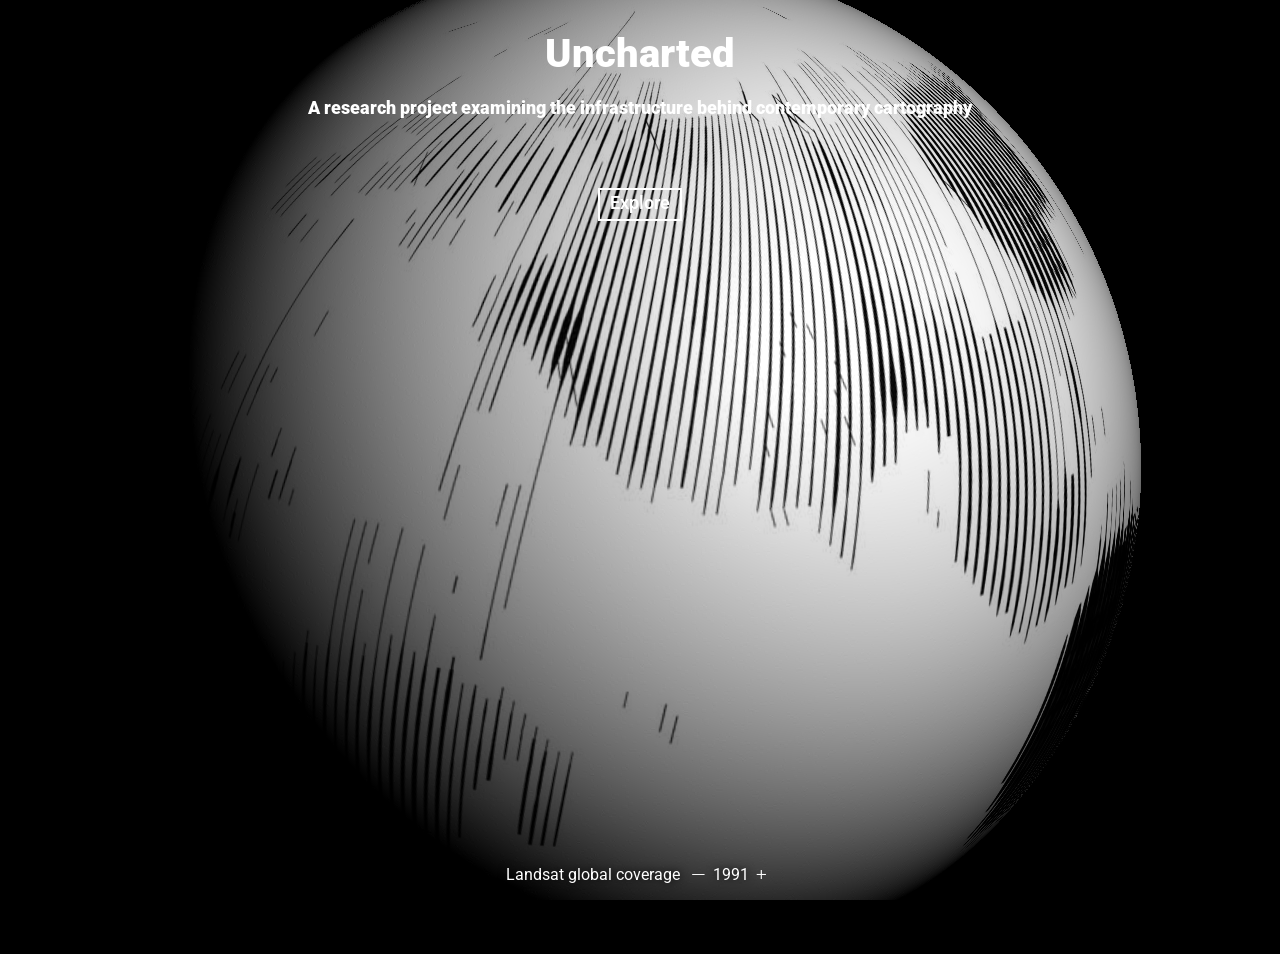
<file: index.html>
<!DOCTYPE html>
<html class="no-js" lang="en" dir="ltr">
  <head>
    <meta charset="UTF-8">
    <title>Uncharted — A research project on the infrastructure of contemporary cartography</title>
    <meta name="description" content="Uncharted is a research project by Folder examining the infrastructure behind contemporary cartography, originally produced for the Oslo Architecture Triennale 2016." />
    <meta name="author" content="Folder" />
    <link rel="canonical" href="https://uncharted.ooo/" />

    <meta property="og:type" content="website" />
    <meta property="og:site_name" content="Uncharted" />
    <meta property="og:title" content="Uncharted" />
    <meta property="og:description" content="A research project examining the infrastructure behind contemporary cartography." />
    <meta property="og:url" content="https://uncharted.ooo/" />
    <meta property="og:image" content="https://uncharted.ooo/images/explore/svalbardfb.jpg" />
    <meta property="og:locale" content="en_US" />

    <meta name="twitter:card" content="summary_large_image" />
    <meta name="twitter:title" content="Uncharted" />
    <meta name="twitter:description" content="A research project examining the infrastructure behind contemporary cartography." />
    <meta name="twitter:image" content="https://uncharted.ooo/images/explore/svalbardfb.jpg" />

    <link rel="icon" type="image/png" href="icon.png" />
    <meta content='width=device-width, initial-scale=1.0, maximum-scale=1.0, user-scalable=0' name='viewport' />

    <link rel="stylesheet" href="css/normalize.css">
    <link rel="stylesheet" href="css/index.css">
    <link rel="stylesheet" href="css/common.css">

    <link href="https://fonts.googleapis.com/css?family=Roboto:300,900" rel="stylesheet">

    <script type="text/javascript">
      var anno = Math.floor((Math.random() * 45) + 1972);
    </script>
  </head>

  <body>

    <div class="nulla">
      <h1>Uncharted</h1>
      <p class="text noMobile">A research project examining the infrastructure behind contemporary cartography</p>

      <button type="button" onclick="window.location.href='explore.html'">Explore</button>
    </div>

    <h3 id="year"> </h3>


    <script id="vertexShader" type="x-shader/x-vertex">
			uniform vec3 viewVector;
			uniform float c;
			uniform float p;
			varying float intensity;

			void main() {
				vec3 vNormal = normalize( normalMatrix * normal );
				vec3 vNormel = normalize( normalMatrix * viewVector );
				intensity = pow( c - dot(vNormal, vNormel), p );

				gl_Position = projectionMatrix * modelViewMatrix * vec4( position, 1.0 );
			}
		</script>

		<script id="fragmentShader" type="x-shader/x-fragment">
			uniform vec3 glowColor;
			varying float intensity;

		  void main() {
		  	vec3 glow = glowColor * intensity;
    		gl_FragColor = vec4( glow, 0.1 );
		  }
		</script>

    <script type="text/javascript">

      var bottoni = [];
      bottoni [0]= '<button class="small_btn" id="minus">&mdash;</button>';
      bottoni [1]= '<button class="small_btn" id="plus">+</button>';

      var year = document.getElementById('year');
      year.innerHTML= 'Landsat global coverage '+bottoni[0]+anno+bottoni[1];

    </script>

    <script type='text/javascript' src='js/tween.js'></script>
    <script src='js/vendor/three.min.js'></script>
    <script src='js/vendor/OrbitControls.js'></script>
    <script src="js/index.js"> </script>

  </body>
</html>
</file>
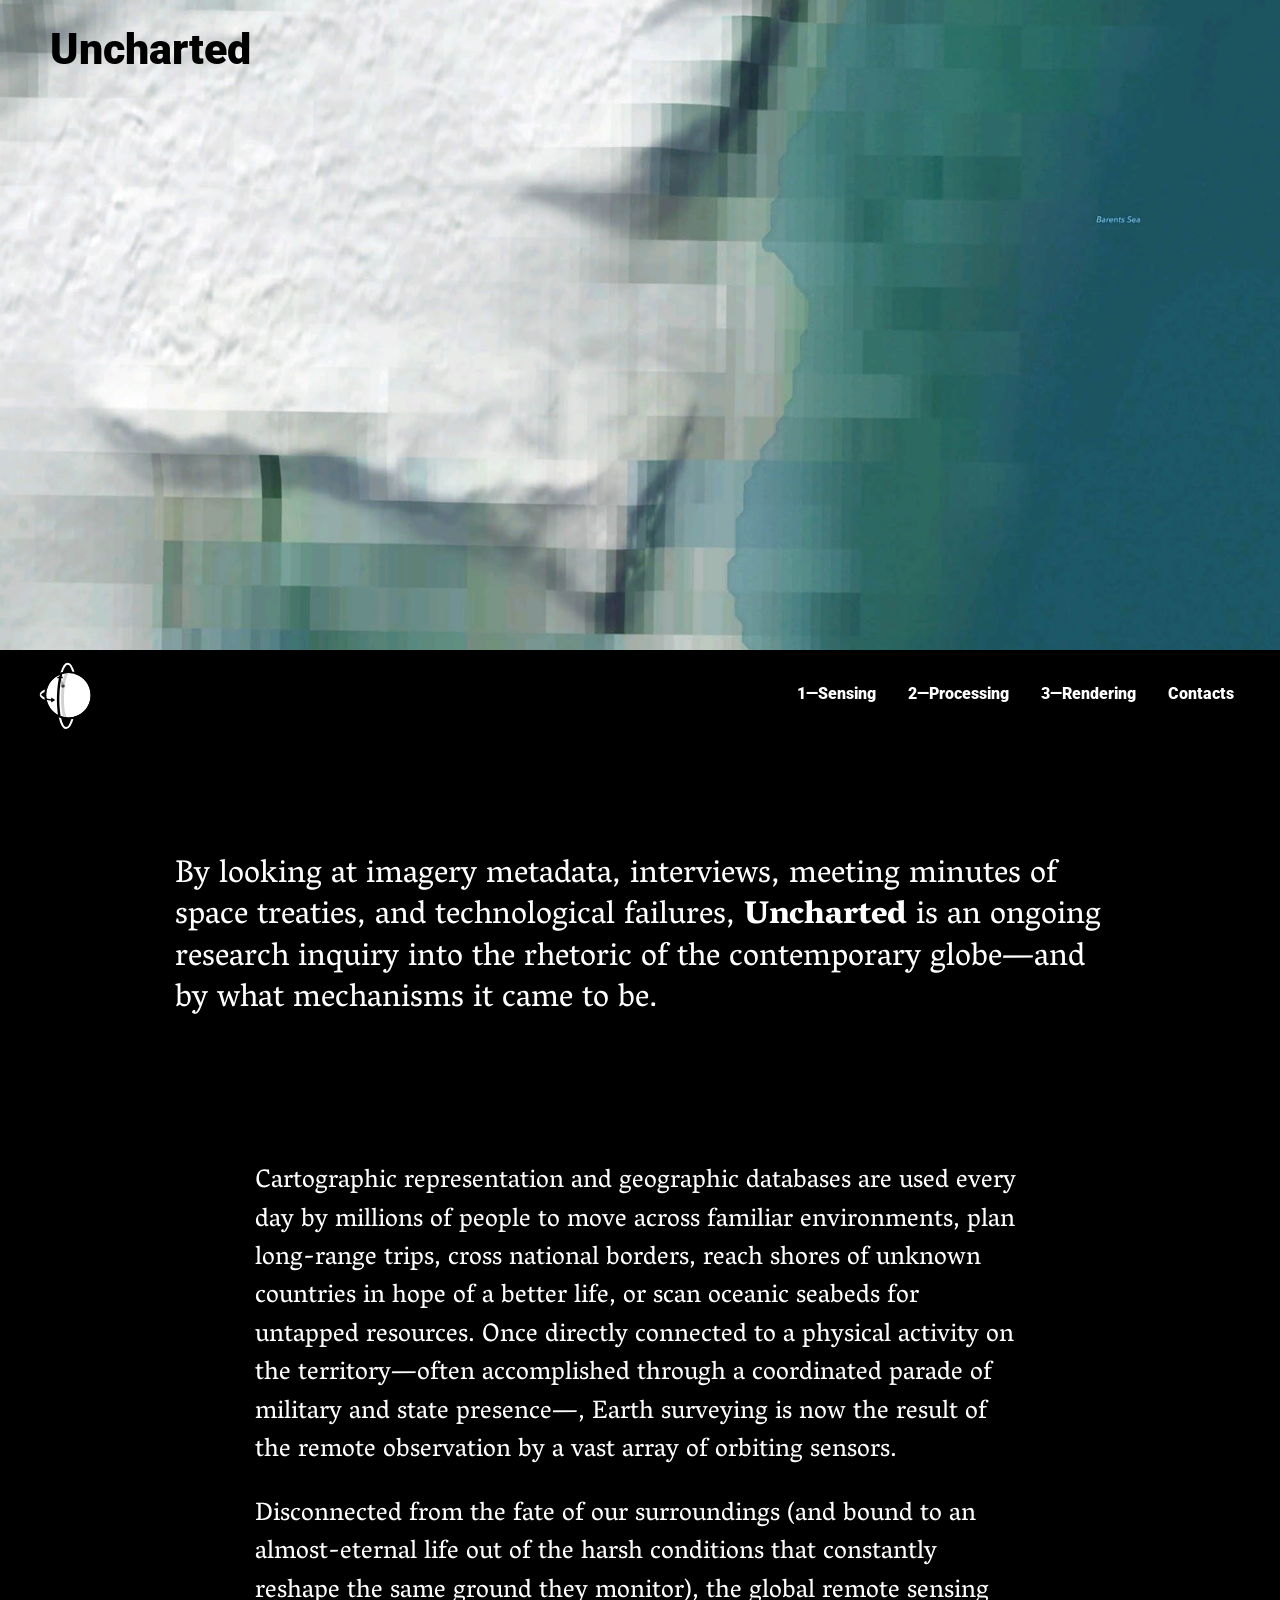
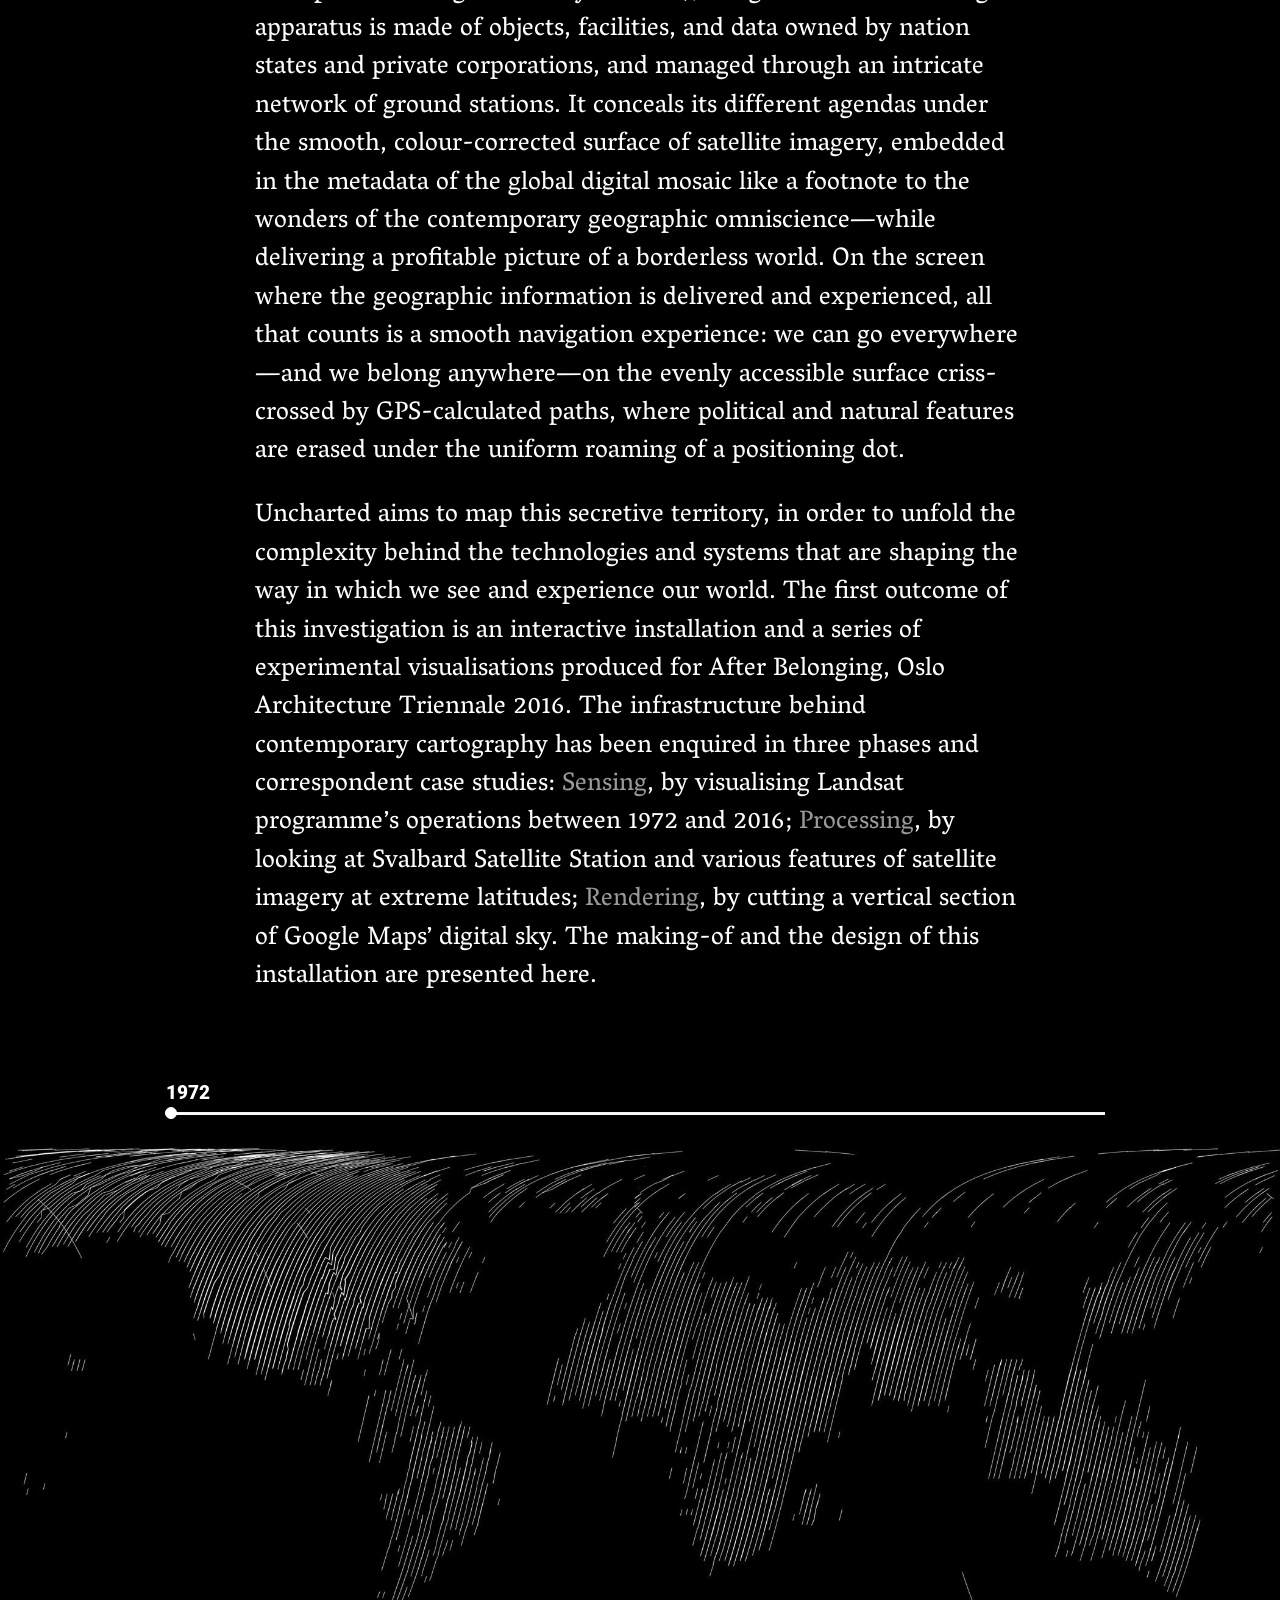
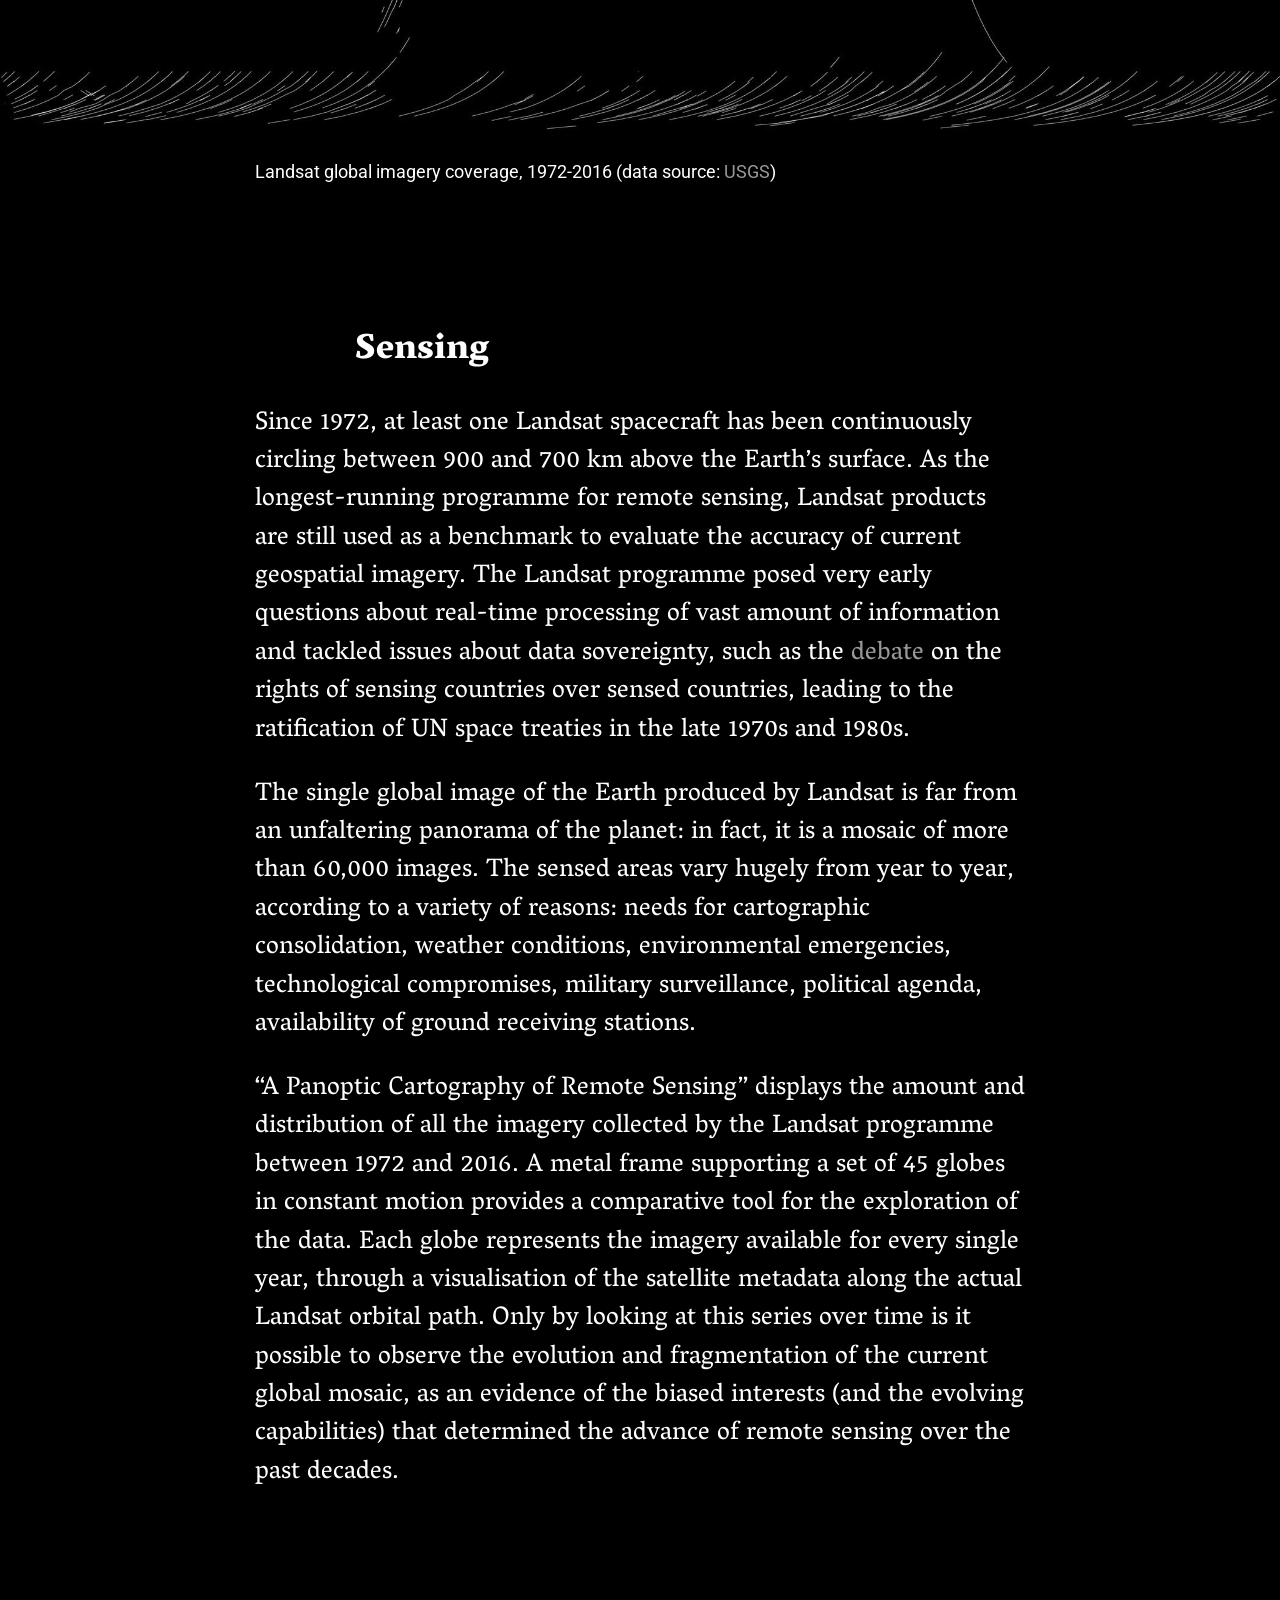
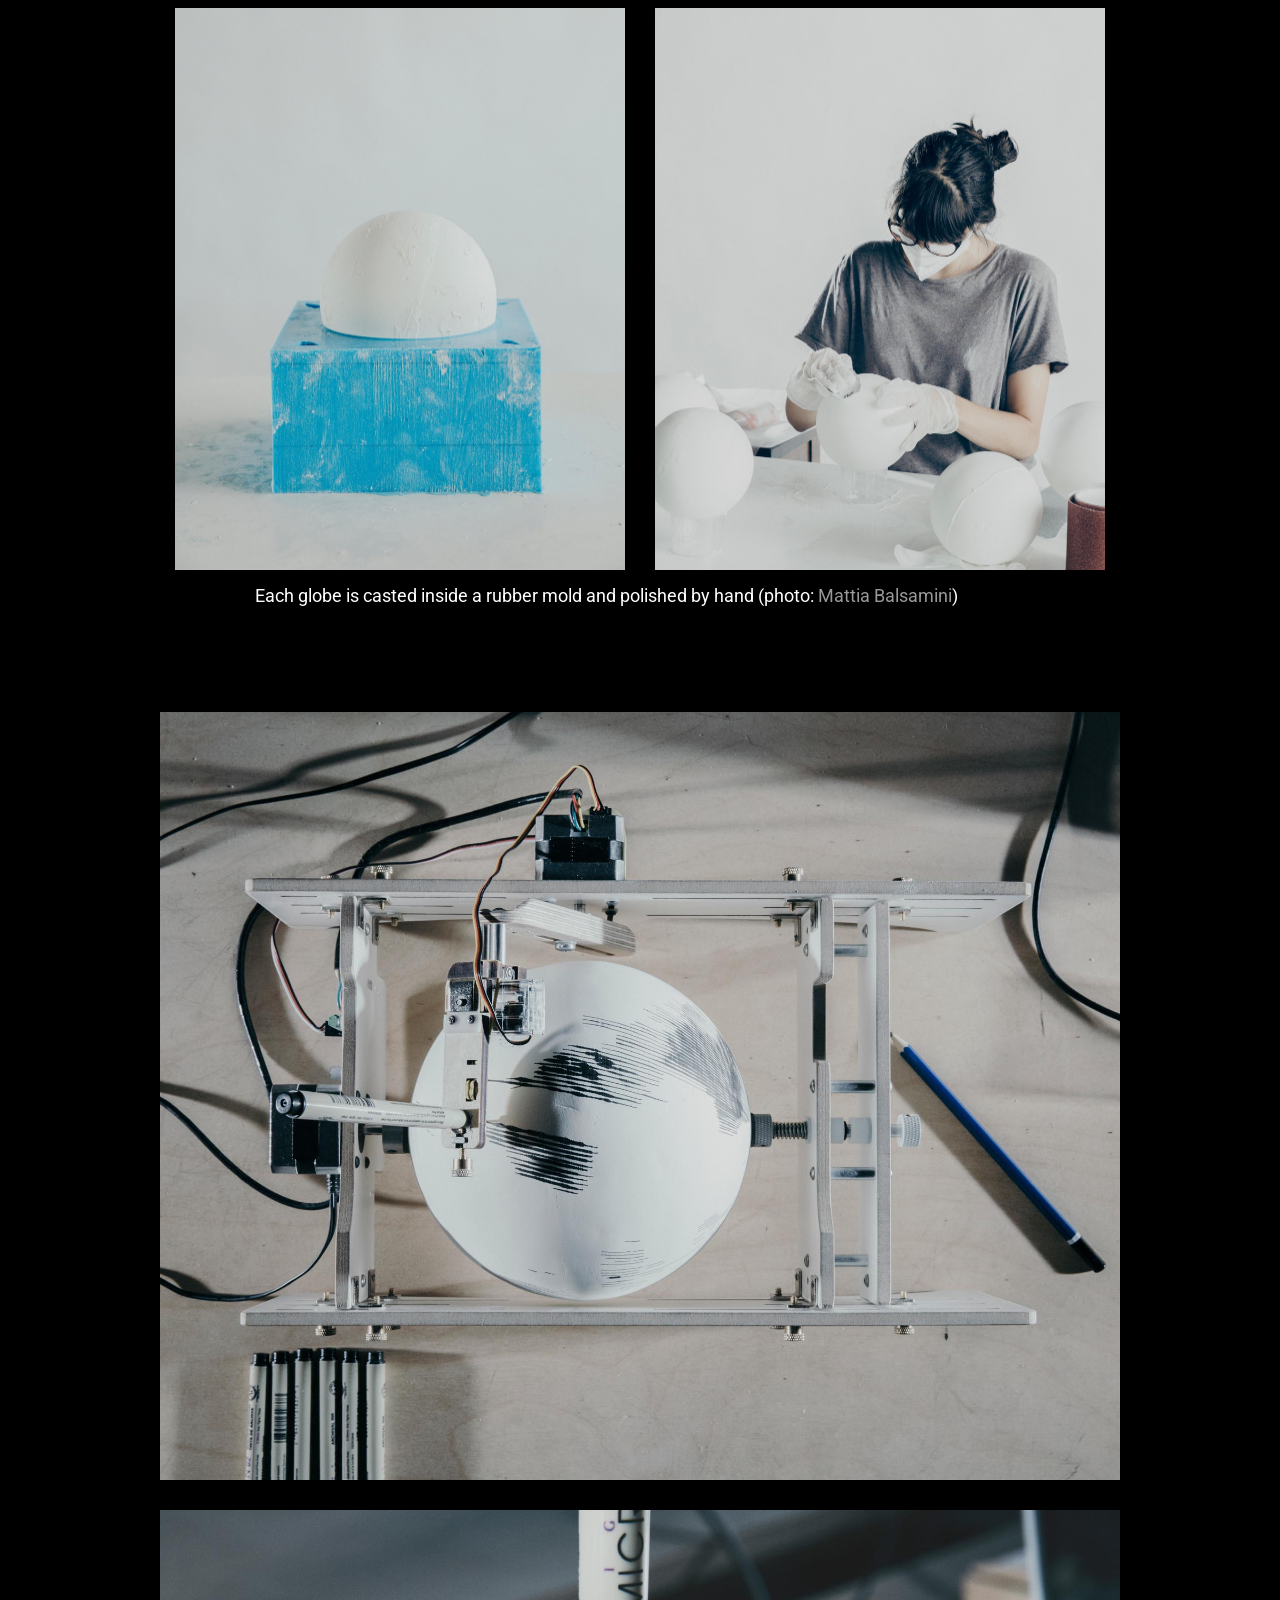
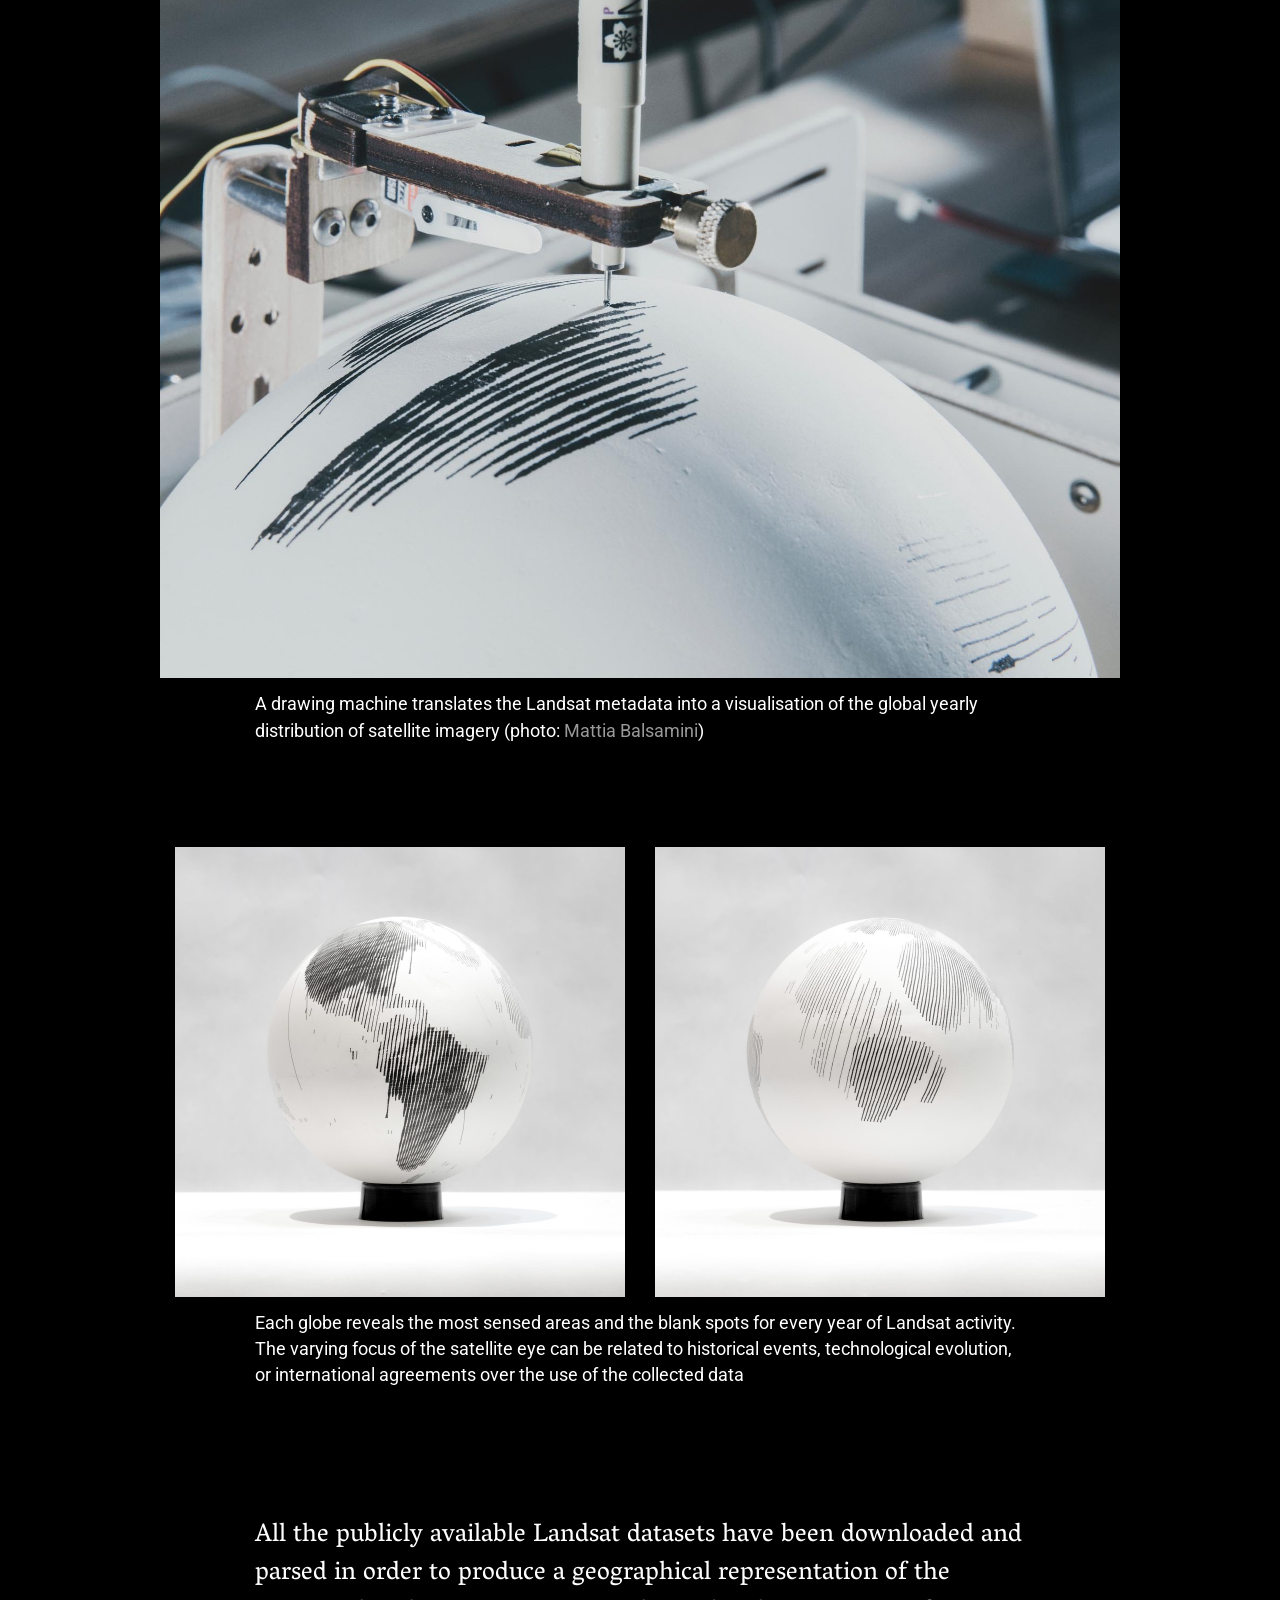
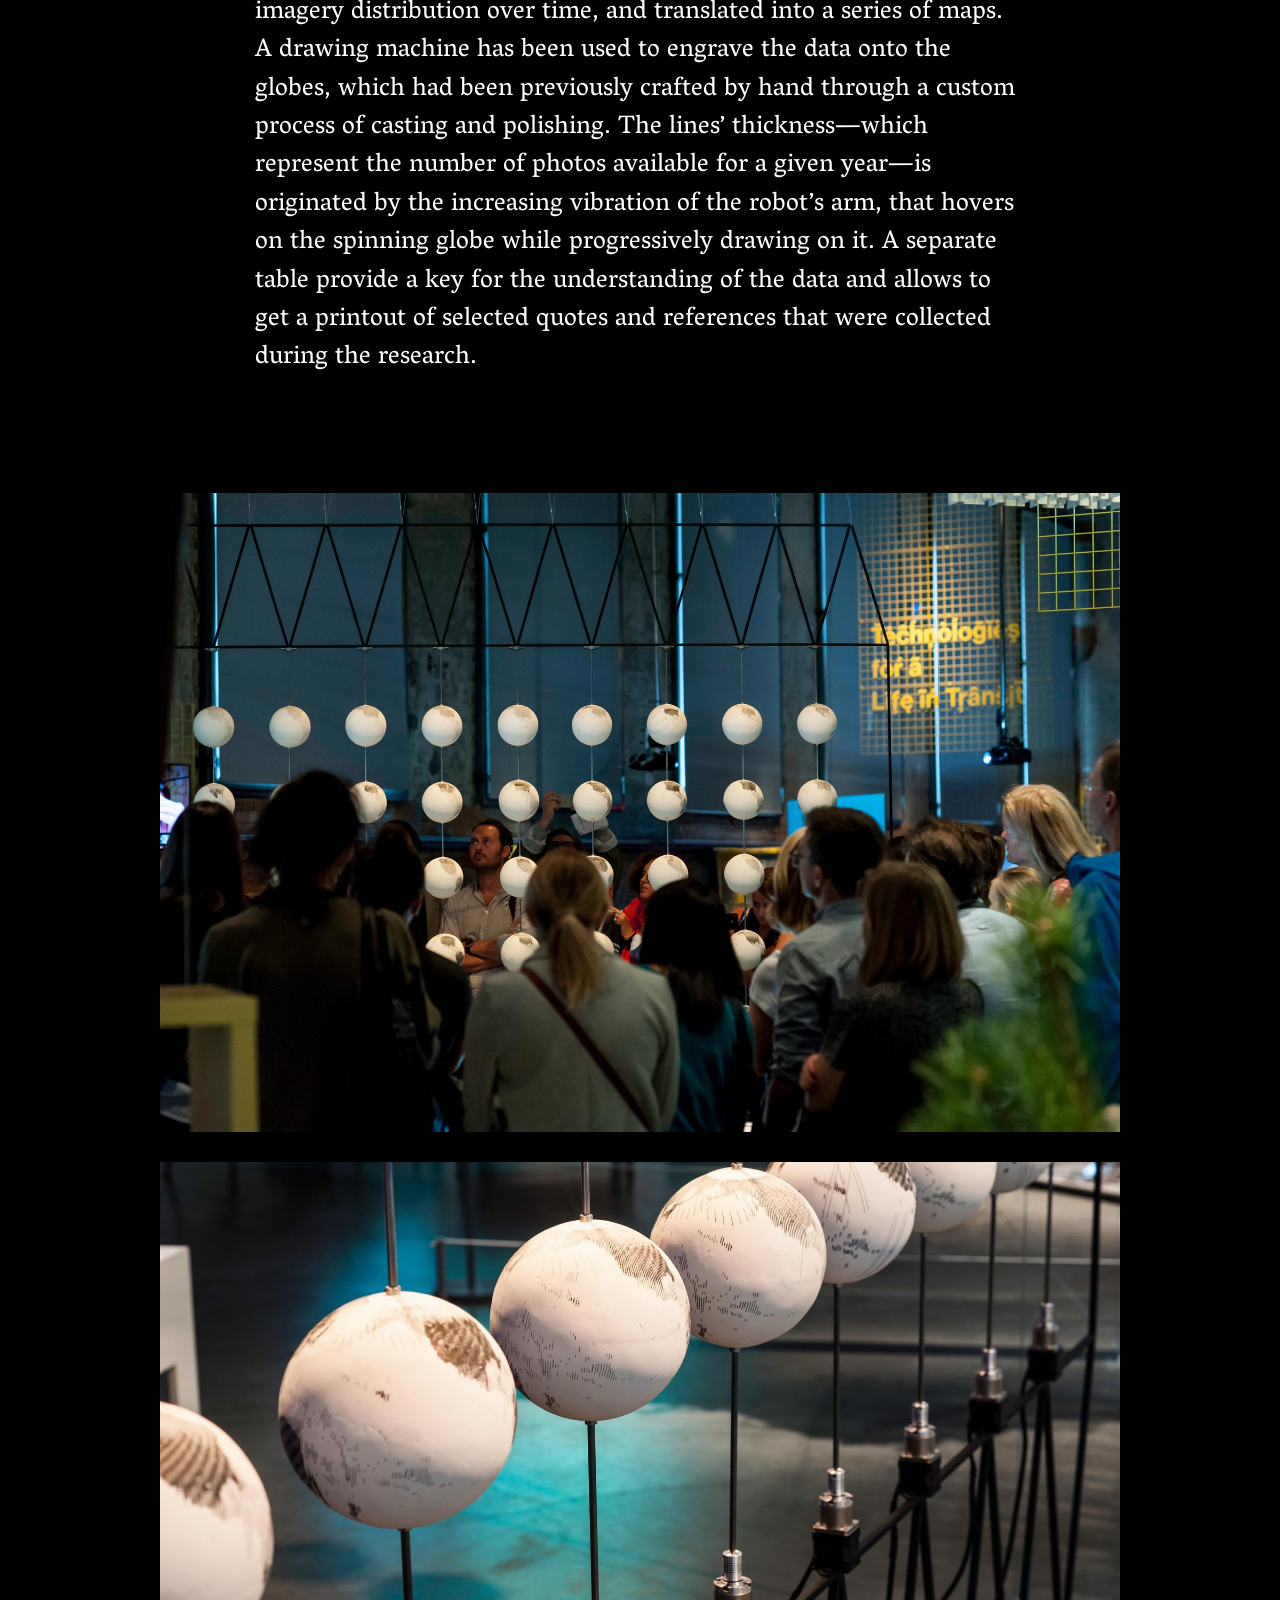
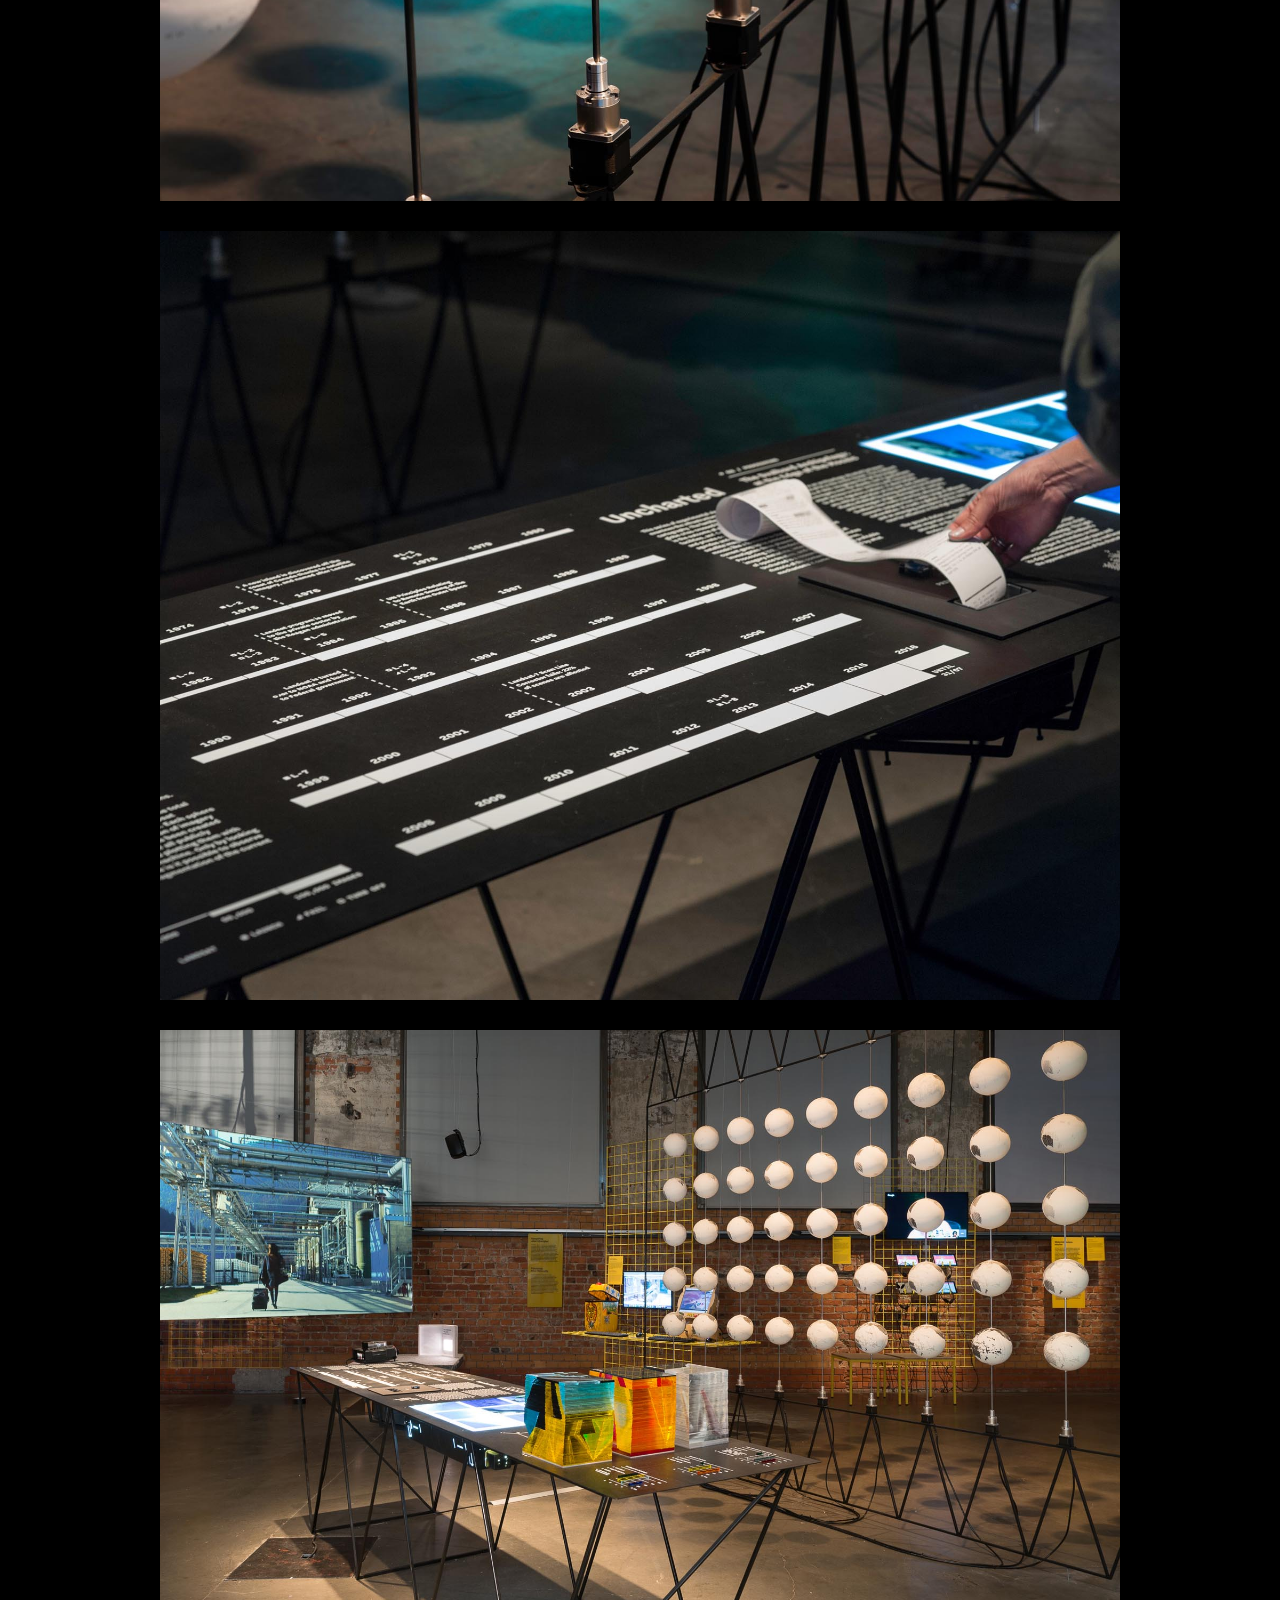
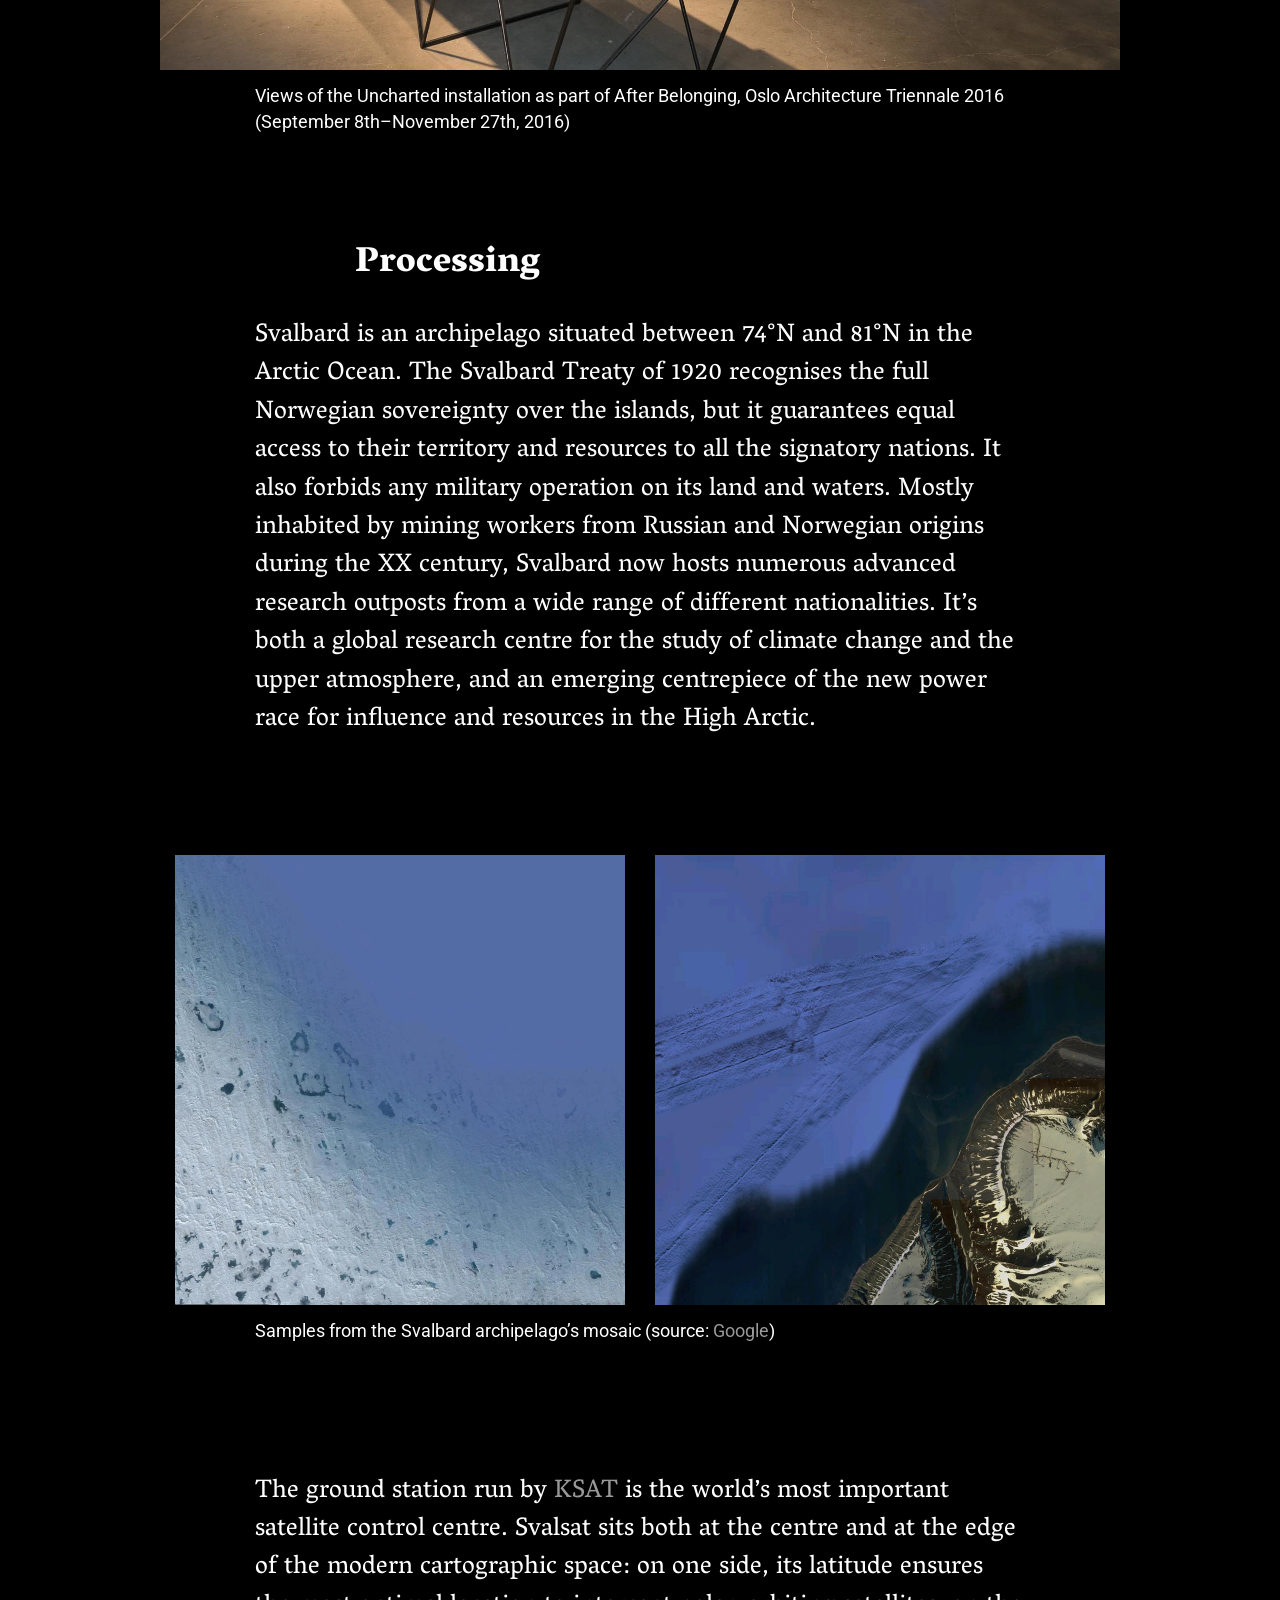
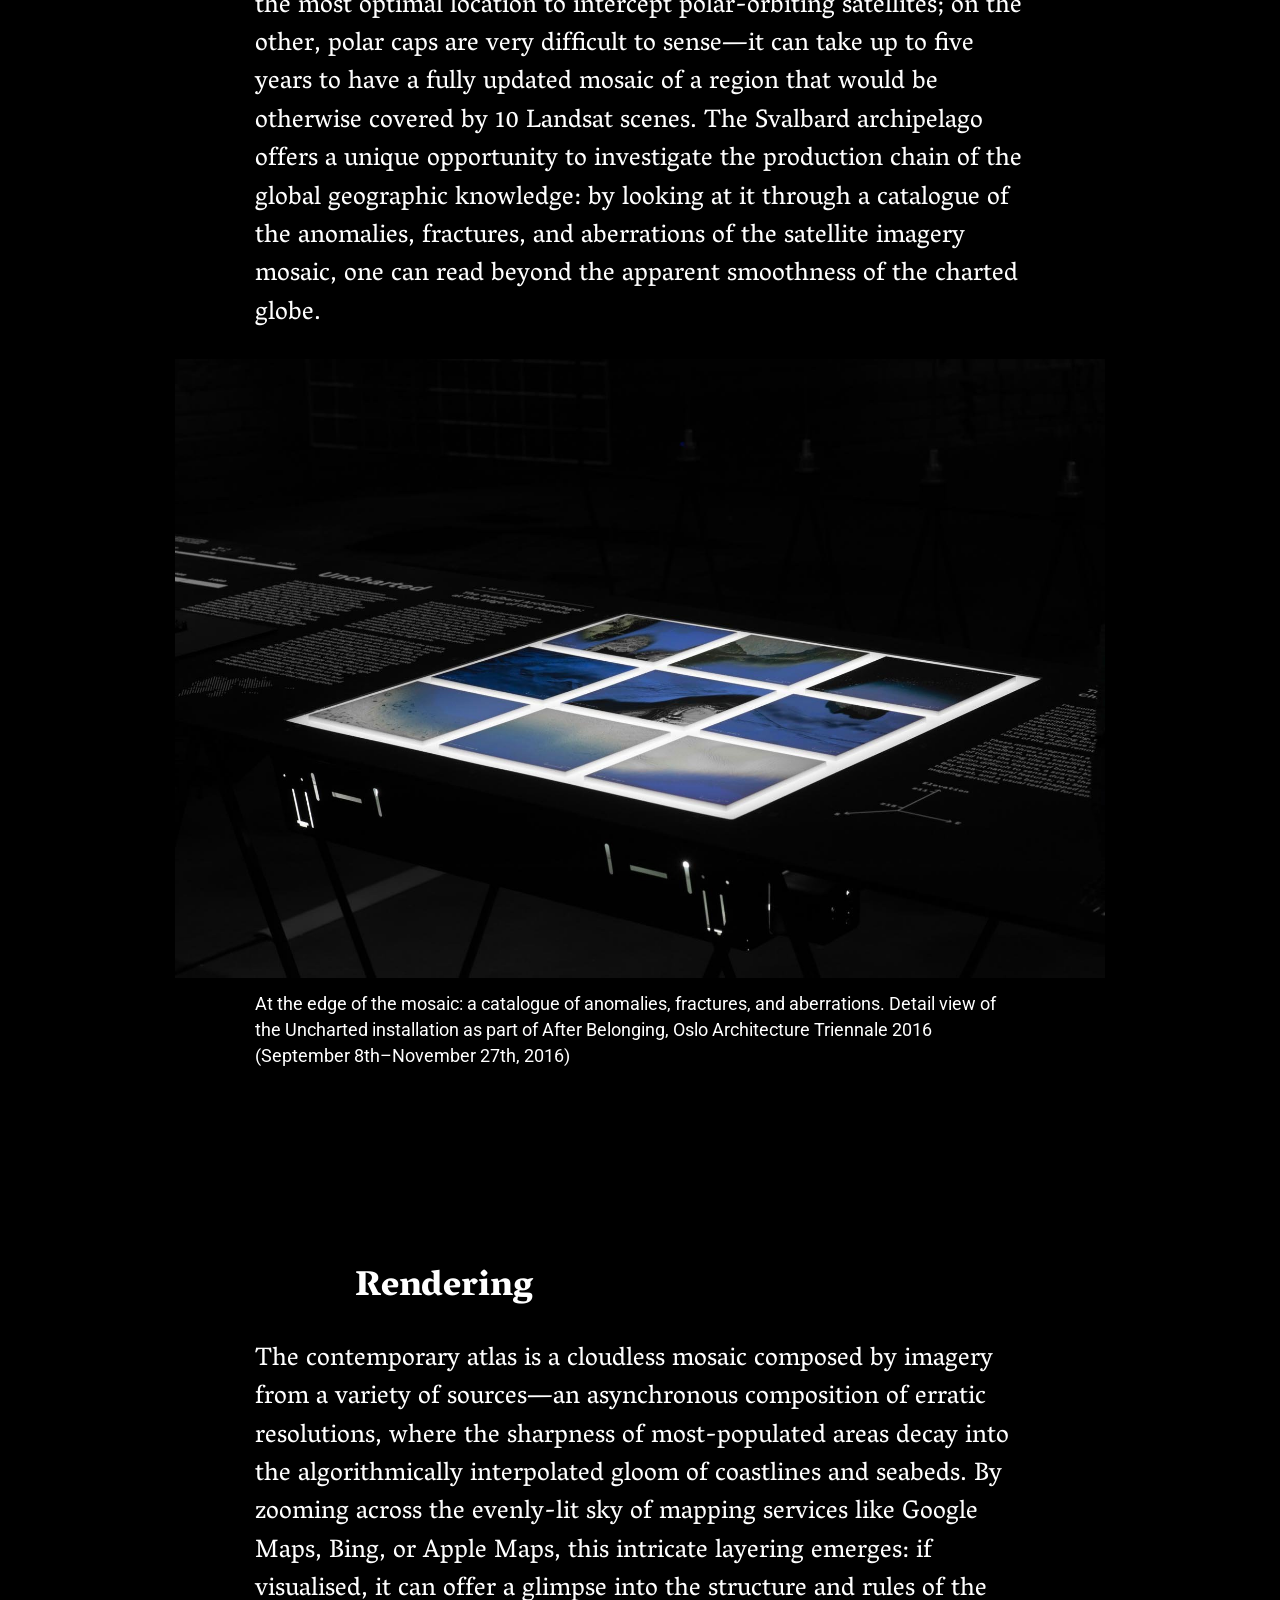
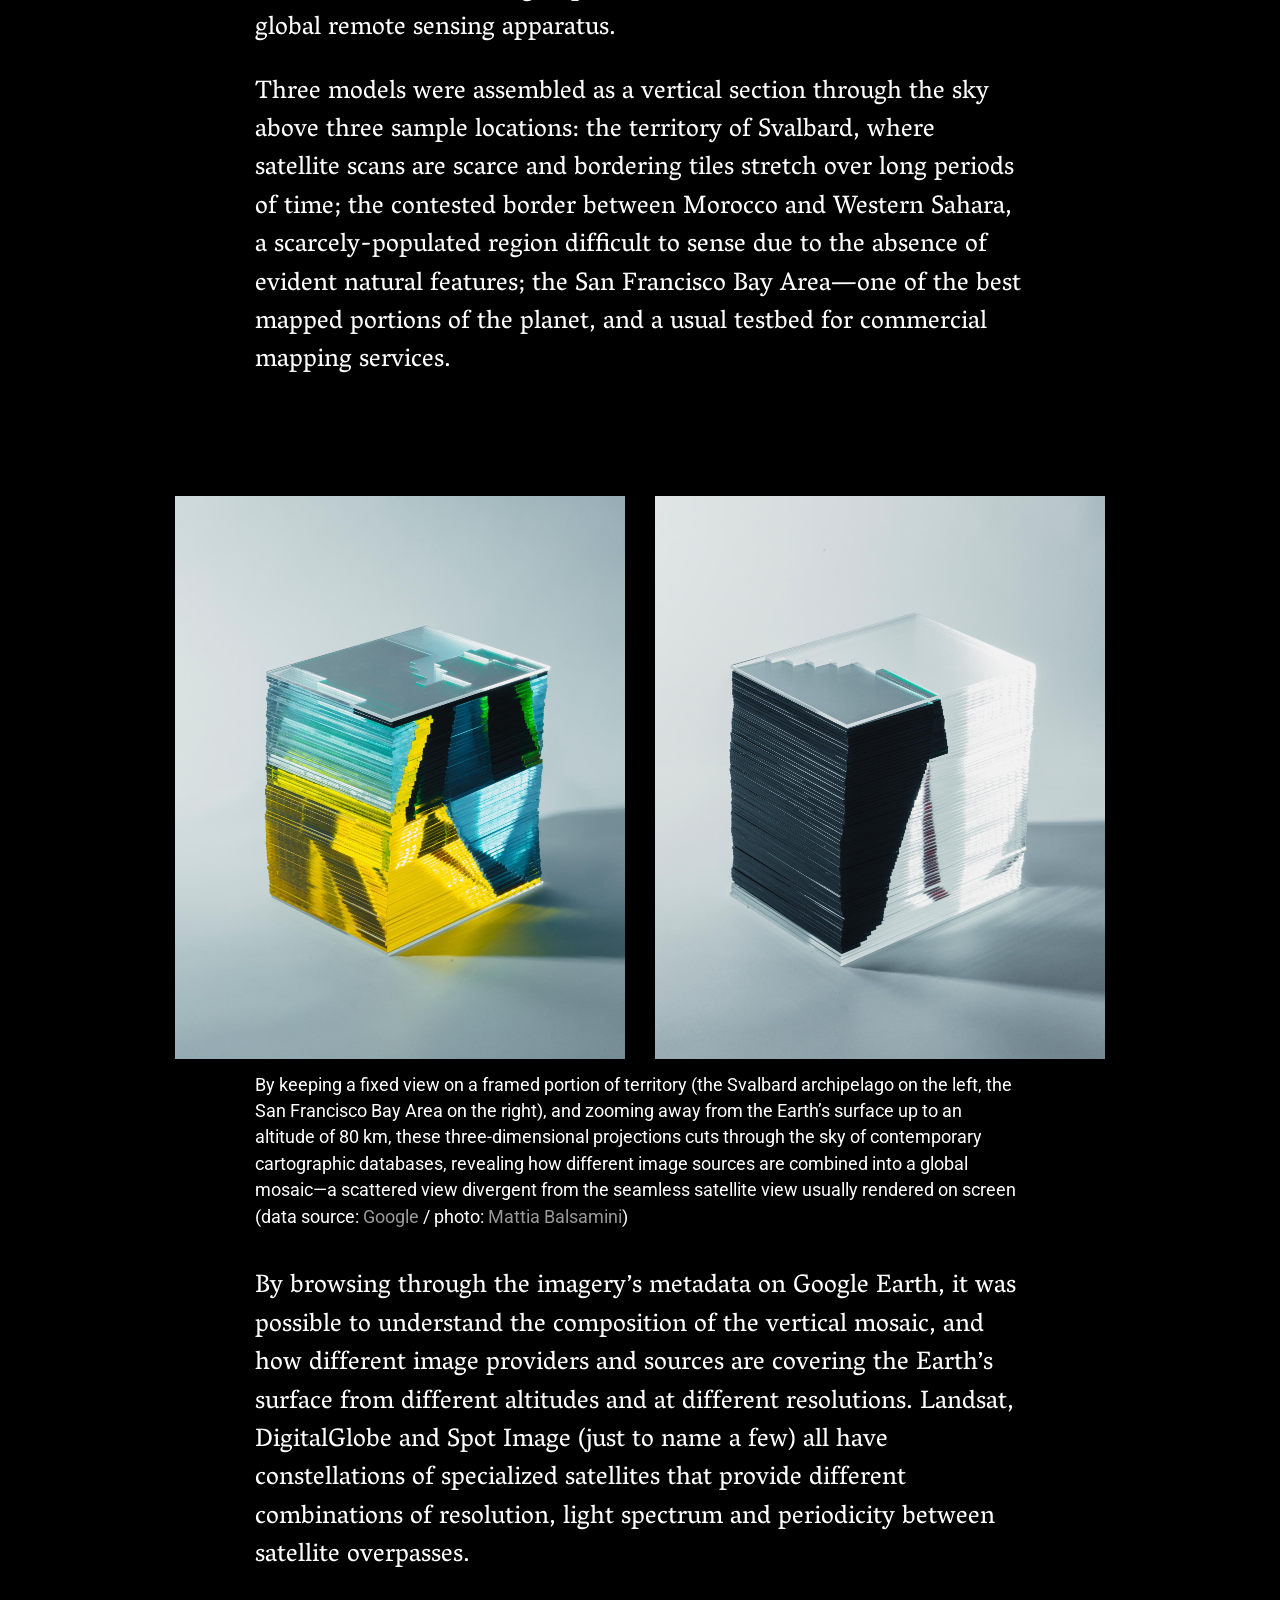
<file: explore.html>
<!doctype html>
<html class="no-js" lang="en" dir="ltr">
  <head>
    <meta charset="utf-8">
    <meta http-equiv="x-ua-compatible" content="ie=edge">
    <meta content='width=device-width, initial-scale=1.0, maximum-scale=1.0, user-scalable=0' name='viewport' />
    <title>Uncharted — Footnotes to the Atlas</title>
    <meta name="description" content="An ongoing research inquiry into the rhetoric of the contemporary globe, exploring the Landsat satellite programme, Svalbard's role as a satellite ground station, and the layered mosaic of digital cartography. Installation at the Oslo Architecture Triennale 2016." />
    <meta name="author" content="Folder" />
    <link rel="canonical" href="https://uncharted.ooo/explore.html" />

    <meta property="og:type" content="article" />
    <meta property="og:site_name" content="Uncharted" />
    <meta property="og:title" content="Uncharted — Footnotes to the Atlas" />
    <meta property="og:description" content="A research project on the infrastructure of contemporary cartography: Landsat, Svalbard, and the digital mosaic. After Belonging, Oslo Architecture Triennale 2016." />
    <meta property="og:url" content="https://uncharted.ooo/explore.html" />
    <meta property="og:image" content="https://uncharted.ooo/images/explore/svalbardfb.jpg" />
    <meta property="og:locale" content="en_US" />

    <meta name="twitter:card" content="summary_large_image" />
    <meta name="twitter:title" content="Uncharted — Footnotes to the Atlas" />
    <meta name="twitter:description" content="A research project on the infrastructure of contemporary cartography. After Belonging, Oslo Architecture Triennale 2016." />
    <meta name="twitter:image" content="https://uncharted.ooo/images/explore/svalbardfb.jpg" />

    <link rel="stylesheet" href="css/foundation.min.css">
    <link href="css/nouislider.css" rel="stylesheet">
    <link rel="stylesheet" href="css/explore.css">
    <link rel="stylesheet" href="css/common.css">
    <link rel="icon" type="image/png" href="icon.png" />
    <link href="https://fonts.googleapis.com/css?family=Roboto:400,900" rel="stylesheet">
    <link href="https://fonts.googleapis.com/css?family=Vesper+Libre:400,900" rel="stylesheet">
  </head>

  <body>




    <div id="big-image-top" data-magellan-target="big-image-top" data-stellar-background-ratio="0.8" class="big-image-container no-padding">
      <h1 class="big-text"  onclick="window.location.href='index.html'" >Uncharted</h1>
    </div>

    <div id="big-image-compenser" class="noMobile"></div>

    <header class="nav_bar ">





      <div id="responsive-menu">

      <div class="top-bar-left">
          <ul class="dropdown menu" data-magellan>
          <li><a href="#big-image-top"><img id="logonav" src="images/explore/logo.svg" alt="Uncharted"></a></li>
          </ul>
      </div>
        <div class="top-bar-right noMobile">
          <ul class="dropdown menu " data-magellan>
            <!-- <li><a class="cool" href="#research">Research</a></li> -->
            <li><a class="cool" href="#sensing">1&mdash;Sensing</a></li>
            <li><a class="cool" href="#processing">2&mdash;Processing</a></li>
            <li><a class="cool" href="#rendering">3&mdash;Rendering</a></li>
            <li><a class="cool" href="#contacts">Contacts</a></li>
          </ul>
        </div>
        <div class="top-bar-right noDesktop">

         <a id="menu">Menu</a>

          <ul id="menuMobile" class="f-dropdown dropdown menu" data-dropdown-content data-magellan aria-hidden="true" tabindex="-1" style="display: none;">
            <!-- <li><a class="cool" href="#research">Research</a></li> -->
            <li><a class="amobile" href="#sensing">1&mdash;Sensing</a></li>
            <li><a class="amobile" href="#processing">2&mdash;Processing</a></li>
            <li><a class="amobile" href="#rendering">3&mdash;Rendering</a></li>
            <li><a class="amobile" href="#contacts">Contacts</a></li>
          </ul>



        </div>
      </div>

    

</header>
       



    <div class="row">

      <div class="spacer"></div>
      <div class="large-12  medium-12 columns">

        <p class="explore-text medium" > 


        By looking at imagery metadata, interviews, meeting minutes of space treaties, and technological failures, 
        <span class="bold">Uncharted </span> is an ongoing research inquiry into the rhetoric of the contemporary globe—and by what mechanisms it came to be.




        </p>

        <div class="spacer"></div>
      </div>
    </div>




    <div class="row">
 
      <div id="research" data-magellan-target="research" data class="large-10 large-offset-1 medium-12 columns">

        <p class="explore-text">Cartographic representation and geographic databases are used every day by millions of people to move across familiar environments, plan long-range trips, cross national borders, reach shores of unknown countries in hope of a better life, or scan oceanic seabeds for untapped resources. Once directly connected to a physical activity on the territory—often accomplished through a coordinated parade of military and state presence—, Earth surveying is now the result of the remote observation by a vast array of orbiting sensors.
        </p>
        <p class="explore-text">


        Disconnected from the fate of our surroundings (and bound to an almost-eternal life out of the harsh conditions that constantly reshape the same ground they monitor), the global remote sensing apparatus is made of objects, facilities, and data owned by nation states and private corporations, and managed through an intricate network of ground stations. It conceals its different agendas under the smooth, colour-corrected surface of satellite imagery, embedded in the metadata of the global digital mosaic like a footnote to the wonders of the contemporary geographic omniscience—while delivering a profitable picture of a borderless world. On the screen where the geographic information is delivered and experienced, all that counts is a smooth navigation experience: we can go everywhere—and we belong anywhere—on the evenly accessible surface criss-crossed by GPS-calculated paths, where political and natural features are erased under the uniform roaming of a positioning dot.
        </p>
        <p class="explore-text">


        Uncharted aims to map this secretive territory, in order to unfold the complexity behind the technologies and systems that are shaping the way in which we see and experience our world. The first outcome of this investigation is an interactive installation and a series of experimental visualisations produced for After Belonging, Oslo Architecture Triennale 2016. The infrastructure behind contemporary cartography has been enquired in three phases and correspondent case studies: <a class="" href="#sensing">Sensing</a>, by visualising Landsat programme’s operations between 1972 and 2016; <a class="" href="#processing">Processing</a>, by looking at Svalbard Satellite Station and various features of satellite imagery at extreme latitudes; <a class="" href="#rendering">Rendering</a>, by cutting a vertical section of Google Maps’ digital sky. The making-of and the design of this installation are presented here.

        </p>

      </div>
    </div>

<div id="touchMap">
    <div class="row">


      <div class="spacer" id="sensing" data-magellan-target="sensing" ></div>
      <div class="small-12 columns ">
        <div id="slider-step"></div>
      </div>
    </div>

    <embed id="slider-step-image"  src="images/texture/drawn_1972.jpg" />

    <div id="hand-holder"><img id="handimg" src="images/hand.svg" alt="" aria-hidden="true" /></div>

</div>
  <div class="row">
    <div class="large-10 large-offset-1 columns">
      <p class="explore-text excerpt">Landsat global imagery coverage, 1972-2016 (data source: <a target="_blank" href="http://landsat.usgs.gov/USGSLandsatGlobalArchive.php">USGS</a>)</p>
    </div>
    <div class="spacer"></div>
  </div>



    <div class="row">
      <div class="large-10 large-offset-1 medium-12 columns">
        <div class="spacer" ></div>

        <h3  class="explore-text subtitle">Sensing</h3>

      </div>
    </div>


    <div class="row">
    
      <div data class="large-10 large-offset-1 medium-12 columns">

        <p class="explore-text">Since 1972, at least one Landsat spacecraft has been continuously circling between 900 and 700 km above the Earth’s surface. As the longest-running programme for remote sensing, Landsat products are still used as a benchmark to evaluate the accuracy of current geospatial imagery. The Landsat programme posed very early questions about real-time processing of vast amount of information and tackled issues about data sovereignty, such as the <a target="_blank" href="http://www.spacelaw.olemiss.edu/resources/pdfs/unprincip.pdf">debate</a> on the rights of sensing countries over sensed countries, leading to the ratification of UN space treaties in the late 1970s and 1980s.

        </p>
        <p class="explore-text">


        The single global image of the Earth produced by Landsat is far from an unfaltering panorama of the planet: in fact, it is a mosaic of more than  60,000 images. The sensed areas vary hugely from year to year, according to a variety of reasons: needs for cartographic consolidation, weather  conditions, environmental emergencies, technological compromises, military surveillance, political agenda, availability of ground receiving  stations. 
  
        </p>
        <p class="explore-text">
  
        “A Panoptic Cartography of Remote Sensing” displays the amount and distribution of all the imagery collected by the Landsat programme between 1972  and 2016. A metal frame supporting a set of 45 globes in constant motion provides a comparative tool for the exploration of the data. Each globe represents the imagery available for every single year, through a visualisation of the satellite metadata along the actual Landsat orbital path.  Only by looking at this series over time is it possible to observe the evolution and fragmentation of the current global mosaic, as an evidence of the biased interests (and the evolving capabilities) that determined the advance of remote sensing over the past decades.
  
        </p>

         <div class="spacer"></div>

      </div>
    </div>



    <div class="row">
      <div class="medium-6 small-12 columns">
      <img src="images/explore/Uncharted_Balsamini_StudioFolder_08.jpg" alt="Close-up of a globe being cast inside a rubber mold during the polishing process. Photo: Mattia Balsamini.">
      <div class="spacer noDesktop"></div>
        
      
      </div>
      <div class="medium-6 small-12 columns">
        
        <img src="images/explore/Uncharted_Balsamini_StudioFolder_15.jpg" alt="Polishing process for one of the 45 hand-cast globes. Photo: Mattia Balsamini.">
      
      </div>
    </div>
    <div class="row">
      <div class="large-10 large-offset-1 columns">
         <p class="explore-text excerpt">Each globe is casted inside a rubber mold and polished by hand (photo: <a target="_blank" href="http://www.mattiabalsamini.com/">Mattia Balsamini</a>)</p>
      </div>
    </div>


    <div class="spacer"></div>

       <div class="row">
 

      <div  class="large-12 columns no-padding"   >
        
        <img alt="Drawing machine engraving Landsat metadata onto a spinning globe. Photo: Mattia Balsamini." src="images/explore/Uncharted_Balsamini_StudioFolder_22.jpg">

      </div>
    </div>

   <div class="row">
      <div class="spacer_small"></div>
      <div  class="large-12 columns no-padding "   >
        
        <img alt="Detail of the drawing machine's arm hovering above a globe, translating Landsat metadata into engraved lines. Photo: Mattia Balsamini." src="images/explore/Uncharted_Balsamini_StudioFolder_23.jpg">

      </div>
    </div>
      <div class="row">
      <div class="large-10 large-offset-1 columns">
         <p class="explore-text excerpt">A drawing machine translates the Landsat metadata into a visualisation of the global yearly distribution of satellite imagery (photo: <a target="_blank" href="http://www.mattiabalsamini.com/">Mattia Balsamini</a>)</p>
      </div>
 
    </div>

    <div class="spacer"></div>

    <div class="row">

      <div class="medium-6 small-12 columns ">
        <img src="images/explore/aligned_0070_DSC_0729.jpg" alt="Engraved globe showing the most-sensed regions and blank spots for one year of Landsat activity.">
        <div class="spacer noDesktop"></div>

      </div>
      <div class="medium-6 small-12 columns ">
        <img src="images/explore/aligned_0089_DSC_0748.jpg" alt="Second engraved globe showing the varying focus of Landsat satellite coverage across a different year.">
      </div>

    </div>

    <div class="row">
      <div class="large-10 large-offset-1 columns">
         <p class="explore-text excerpt">Each globe reveals the most sensed areas and the blank spots for every year of Landsat activity. The varying focus of the satellite eye can be related to historical events, technological evolution, or international agreements over the use of the collected data
        </p>
      </div>
    </div>
    <div class="spacer"></div>


    <div class="row">
    
      <div data class="large-10 large-offset-1 medium-12 columns">

        <p class="explore-text">

        All the publicly available Landsat datasets have been downloaded and parsed in order to produce a geographical representation of the imagery  distribution over time, and translated into a series of maps. A drawing machine has been used to engrave the data onto the globes, which had been  previously crafted by hand through a custom process of casting and polishing. The lines’ thickness—which represent the number of photos available   for a given year—is originated by the increasing vibration of the robot’s arm, that hovers on the spinning globe while progressively drawing on it.   A separate table provide a key for the understanding of the data and allows to get a printout of selected quotes and references that were collected   during the research.
        
        </p>

      </div>
    </div>

    <div class="spacer"></div>

       <div class="row">
 

      <div id="doga-installation" class="large-12 columns no-padding"   >
        
        <img alt="Installation at DOGA" src="images/explore/Uncharted_After-Belonging_StudioFolder_01.jpg">

      </div>
     </div>


    <div class="spacer_small"></div>

       <div class="row">
 

      <div id="doga-installation" class="large-12 columns no-padding"   >
        
        <img alt="Installation at DOGA" src="images/explore/Uncharted_After-Belonging_StudioFolder_04.jpg">

      </div>
    </div>


      <div class="spacer_small"></div>

       <div class="row">
 

      <div id="doga-installation" class="large-12 columns no-padding"   >
        
        <img alt="Installation at DOGA" src="images/explore/Uncharted_After-Belonging_StudioFolder_13.jpg">

      </div>
    </div>



    <div class="spacer_small"></div>

       <div class="row">
 

      <div id="doga-installation" class="large-12 columns no-padding" >
        
        <img alt="Installation at DOGA" src="images/explore/After-Belonging_Uncharted_OAT-11.jpg">

      </div>
      
      </div>
      <div class="row">
      <div class="large-10 large-offset-1 columns">
         <p class="explore-text excerpt">Views of the Uncharted installation as part of After Belonging, Oslo Architecture Triennale 2016 (September 8th–November 27th, 2016)</p>
      </div>
      
    </div>






    <div class="row">
      <div class="large-10 large-offset-1 medium-12 columns">
        <div class="spacer" id="processing" data-magellan-target="processing" ></div>

        <h3  class="explore-text subtitle">Processing</h3>

      </div>
    </div>

    <div class="row">
    
      <div  data class="large-10 large-offset-1 medium-12 columns">

        <p class="explore-text">Svalbard is an archipelago situated between 74°N and 81°N in the Arctic Ocean. The Svalbard Treaty of 1920 recognises the full Norwegian sovereignty over the islands, but it guarantees equal access to their territory and resources to all the signatory nations. It also forbids any military operation on its land and waters. Mostly inhabited by mining workers from Russian and Norwegian origins during the XX century, Svalbard now hosts numerous advanced research outposts from a wide range of different nationalities. It’s both a global research centre for the study of climate change and the upper atmosphere, and an emerging centrepiece of the new power race for influence and resources in the High Arctic.
        </p>
      </div>
    </div>
  <div class="spacer"></div>

    <div class="row">

      <div class="medium-6 small-12 columns ">
        <img src="images/explore/Svalbard 01.jpg" alt="Aerial satellite imagery sample of the Svalbard archipelago from Google Maps.">
        <div class="spacer noDesktop"></div>

      </div>
      <div class="medium-6 small-12 columns ">
        <img src="images/explore/Svalbard 04.jpg" alt="Second satellite imagery sample of the Svalbard archipelago, showing seams between image tiles.">
      </div>

    </div>



      </div>
      <div class="row">
      <div class="large-10 large-offset-1 columns">
         <p class="explore-text excerpt">Samples from the Svalbard archipelago’s mosaic (source: <a target="_blank" href="https://www.google.it/maps/@78.2443332,15.3314935,10660m/data=!3m1!1e3">Google</a>)</p>
      </div>

    </div>
    
    <div class="spacer"></div>




    <div class="row">
    
      <div  data class="large-10 large-offset-1 medium-12 columns">



        <p class="explore-text">

        The ground station run by <a href="http://www.ksat.no/" target="_blank" >KSAT</a>  is the world’s most important satellite control centre. Svalsat sits both at the centre and at the edge of the modern cartographic space: on one side, its latitude ensures the most optimal location to intercept polar-orbiting satellites; on the other, polar caps are very difficult to sense—it can take up to five years to have a fully updated mosaic of a region that would be otherwise covered by 10 Landsat scenes. The Svalbard archipelago offers a unique opportunity to investigate the production chain of the global geographic knowledge: by looking at it through a catalogue of the anomalies, fractures, and aberrations of the satellite imagery mosaic, one can read beyond the apparent smoothness of the charted globe.

      
        </p>

      </div>
    </div>





    <div class="row">
      <div class="large-12 columns "   >
        <img alt="Detail of the Uncharted installation at the Oslo Architecture Triennale 2016, showing a catalogue of anomalies, fractures, and aberrations at the edge of the satellite mosaic." src="images/explore/Uncharted_After-Belonging_StudioFolder_lightbox.jpg">
      </div>


      </div>
      <div class="row">
      <div class="large-10 large-offset-1 columns">
         <p class="explore-text excerpt">At the edge of the mosaic: a catalogue of anomalies, fractures, and aberrations. Detail view of the Uncharted installation as part of After Belonging, Oslo Architecture Triennale 2016 (September 8th–November 27th, 2016)</p>
      </div>
     
    </div>

  <div class="spacer"></div>



    <div class="row">
      <div class="large-10 large-offset-1 medium-12 columns">
        <div class="spacer" id="rendering" data-magellan-target="rendering"></div>

        <h3   class="explore-text subtitle">Rendering</h3>

      </div>
    </div>


   <div class="row">
    
      <div data class="large-10 large-offset-1 medium-12 columns">

        <p class="explore-text">
          The contemporary atlas is a cloudless mosaic composed by imagery from a variety of sources—an asynchronous composition of erratic resolutions, where the sharpness of most-populated areas decay into the algorithmically interpolated gloom of coastlines and seabeds. By zooming across the evenly-lit sky of mapping services like Google Maps, Bing, or Apple Maps, this intricate layering emerges: if visualised, it can offer a glimpse into the structure and rules of the global remote sensing apparatus. 

        </p>
        <p class="explore-text">
          Three models were assembled as a vertical section through the sky above three sample locations: the territory of Svalbard, where satellite scans are scarce and bordering tiles stretch over long periods of time; the contested border between Morocco and Western Sahara, a scarcely-populated region difficult to sense due to the absence of evident natural features; the San Francisco Bay Area—one of the best mapped portions of the planet, and a usual testbed for commercial mapping services.

        </p>

    </div>
  </div>


  <div class="spacer"></div>

    <div class="row">

      <div class="medium-6 small-12 columns">
        <img src="images/explore/Uncharted_Models_Balsamini_StudioFolder_01.jpg" alt="Vertical 3D model section through the sky above the Svalbard archipelago, revealing layered satellite imagery sources up to 80 km altitude. Photo: Mattia Balsamini.">
    
      
      </div>
      <div class="medium-6 small-12 columns noMobile">
        <img src="images/explore/Uncharted_Models_Balsamini_StudioFolder_07.jpg" alt="Companion 3D model section above the San Francisco Bay Area, contrasting the dense imagery coverage of a heavily-mapped region with the sparser layers above Svalbard. Photo: Mattia Balsamini.">

      
      </div>
    </div>
    <div class="row">

      <div class="large-10 large-offset-1 columns">
        <p class="explore-text excerpt noMobile">By keeping a fixed view on a framed portion of territory (the Svalbard archipelago on the left, the San Francisco Bay Area on the right), and zooming away from the Earth’s surface up to an altitude of 80 km, these three-dimensional projections cuts through the sky of contemporary cartographic databases, revealing how different image sources are combined into a global mosaic—a scattered view divergent from the seamless satellite view usually rendered on screen (data source: <a target="_blank" href="https://www.google.com/maps/@40.4068429,16.4302092,12011005m/data=!3m1!1e3">Google</a>  / photo: <a target="_blank" href="http://www.mattiabalsamini.com/">Mattia Balsamini</a>)
        </p>

        <p class="explore-text excerpt noDesktop">By keeping a fixed view on a framed portion of territory of the Svalbard archipelago, and zooming away from the Earth’s surface up to an altitude of 80 km, these three-dimensional projections cuts through the sky of contemporary cartographic databases, revealing how different image sources are combined into a global mosaic—a scattered view divergent from the seamless satellite view usually rendered on screen (data source: <a target="_blank" href="https://www.google.com/maps/@40.4068429,16.4302092,12011005m/data=!3m1!1e3">Google</a>  / photo: <a target="_blank" href="http://www.mattiabalsamini.com/">Mattia Balsamini</a>)</p>
      </div>

    </div>




   <div class="row">
    
      <div data class="large-10 large-offset-1 medium-12 columns">



        <p class="explore-text">
          By browsing through the imagery’s metadata on Google Earth, it was possible to understand the composition of the vertical mosaic, and how different image providers and sources are covering the Earth’s surface from different altitudes and at different resolutions. Landsat, DigitalGlobe and Spot Image (just to name a few) all have constellations of specialized satellites that provide different combinations of resolution, light spectrum and periodicity between satellite overpasses.

        
        </p>

      </div>
    </div>


    <div class="row">
      <div class="spacer"></div>
      <div  class="large-12 columns no-padding "   >
        
        <img alt="Wide view of the Uncharted installation showing the metal frame of globes alongside the supporting documentation." src="images/explore/Uncharted_After-Belonging_StudioFolder_15.jpg">

      </div>
    </div>




    <div class="row">

      <div class="spacer" id="contacts" data-magellan-target="contacts"></div>
      <div class="large-12  medium-12 columns">

        <p class="explore-text medium" > 


        Uncharted is an ongoing research project. We’re looking for contributors, collaborators and institutions to help us developing this project further and expand its potential. <a  target="_blank" href="mailto:folder@studiofolder.it">Write us</a> if you want to get in touch. 




        </p>

        <div class="spacer"></div>
      </div>
    </div>


         





      <div class="row">
    
        <div class="large-12  medium-12 columns">
          <p class="explore-text footnotes" id="footnotes">
  
          <span class="bold" id="credits" data-magellan-target="credits" >Uncharted&mdash;Footnotes to the Atlas</span>
  
           is an installation originally commissioned by the After Belonging Agency (Lluís Alexandre Casanovas Blanco, Ignacio González Galán, Carlos Mínguez Carrasco, Alejandra Navarrete Llopis, Marina Otero Verzier), curators of the Oslo Architecture Triennale 2016, as part of the "On Residence" exhibition at DOGA Norwegian Centre for Design and Architecture (September 8th–November 27th, 2016). 
          </p>
          <p class="explore-text footnotes">
  
          Research and design: <a target="_blank" href="http://www.studiofolder.it">Folder</a>  (Marco Ferrari, Elisa Pasqual, 

          <a target="_blank" class="stealth" href="https://www.behance.net/abusi">Alessandro Busi</a>, 
           <a target="_blank" class="stealth" href="http://aarongillett.com">Aaron Gillett</a>, 

          <a target="_blank" class="stealth" href="http://pietroleoni.com">Pietro Leoni</a>,   

          <a target="_blank" class="stealth" href="http://francescalucchitta.tumblr.com">Francesca Lucchitta</a>, 
          <a target="_blank" class="stealth" href="http://www.giovannipignoni.com">Giovanni Pignoni</a>, 
          <a target="_blank" class="stealth" href="https://www.behance.net/ma_po">Mariasilvia Poltronieri</a>) / Design and production: 
          <a target="_blank" href="http://www.studiofolder.it">Folder</a> and  
          <a target="_blank" href="http://www.gisto.net" >Gisto</a> (Alessandro Mason) / Special thanks to Giovanni De Francesco.
          </p>
        </div>
      </div>






    <script src="js/vendor/jquery.js"></script>
    <script src="js/vendor/what-input.js"></script>
    <script src="js/vendor/foundation.min.js"></script>
    <script src="js/jquery.stellar.min.js"></script>
    <script src="js/nouislider.min.js"></script>
  
    





    

    <script > 

      var stepSlider = document.getElementById('slider-step');
      
      noUiSlider.create(stepSlider, {
        start: [ 1972 ],
        step: 0.01,
        behaviour: 'drag-tap-snap',
        range: {
          'min': [  1972 ],
          'max': [ 2016 ]
        }
      });

      var stepSliderValueElement = document.getElementById('slider-step-value');
      var stepSliderImageElement = document.getElementById('slider-step-image');

  stepSlider.noUiSlider.on('update', function( values, handle ) {





    var stepSliderDiv = document.getElementById('slider-step');
    var stepSliderHandle= stepSliderDiv.getElementsByClassName("noUi-handle");
    stepSliderHandle[0].innerHTML = '<p id="slider-step-value">'+parseInt(values[handle]) +'</p>' ;
    


  

  stepSliderImageElement.setAttribute("src", "images/texture/drawn_"+parseInt(values[handle])+".jpg");
  var percentageslide= ((parseInt(values[handle])-1972)*100)/44 

  hidehand( percentageslide);


});

</script>



<script type="text/javascript">

  var src = document.getElementById("slider-step-image");
  var touchArea = document.getElementById("touchMap");


  touchArea.addEventListener('touchmove',function(event){
    event = event || window.event;
    onmove(event);
    //console.log("move");
  }, false);


  touchArea.addEventListener('touchstart', function(event){
    event = event || window.event;
    //console.log("start");
  onmove(event);
      } );

    var stepSliderDiv = document.getElementById('slider-step');
    var stepSliderHandle = stepSliderDiv.getElementsByClassName("noUi-handle");
    


function hidehand(position){
  $( "#hand-holder" ).animate({
    opacity: 0,

    marginLeft: position+"%",
  }, 760,"linear");
  }

  document.addEventListener('touchend',function(){
    

  } );




  document.addEventListener('touchend',function(){


  } );




  function onmove(e) {
    var width = src.offsetWidth;




      var i;
      for (i=0; i < e.changedTouches.length; i++) {

      
        var barborder= (width/100)* 7.4;

        stepSlider.noUiSlider.set(1972+ (e.changedTouches[i].pageX-barborder ) /( (width-barborder*2)/44) );

        }
      }


$(window).stellar({ horizontalScrolling: false });


</script>

<script>
// Hide Header on on scroll down
var didScroll;
var lastScrollTop = 0;
var delta = 5;
var delta_down = 120;

var scrollpasthead = false;



$(window).scroll(function(event){
    didScroll = true;
});

setInterval(function() {
    if (didScroll) {
        hasScrolled();
        didScroll = false;
    }
}, 50);

function hasScrolled() {
  $("#menuMobile").hide();
  var navbarHeight = $('header').outerHeight();
  var navbarOriginalPos = $('#big-image-top').outerHeight(); 
    var st = $(this).scrollTop();

    //console.log(st);
    
    // Make sure they scroll more than delta
    if(Math.abs(lastScrollTop - st) <= delta)
        return;

    if (st > navbarOriginalPos+navbarHeight*3){
        // Scroll Down
        var scrollpasthead = true;

    } else {
      if (st < navbarOriginalPos){
      var scrollpasthead = false;
    }}
//console.log( Math.abs(lastScrollTop - st) , delta_down)

    
    // If they scrolled down and are past the navbar, add class .nav-up.
    // This is necessary so you never see what is "behind" the navbar.
    if (st > lastScrollTop && st > navbarHeight && scrollpasthead == true ) {
        // Scroll Down
        $('header').removeClass('nav-down').addClass('nav-up').removeClass('nav_bar');
        $('#big-image-compenser').addClass('compensation_margin');

    } else {
        // Scroll Up
        if(st + $(window).height() < $(document).height() && scrollpasthead == true ) {
          $('#big-image-compenser').addClass('compensation_margin');
          if (Math.abs(lastScrollTop - st) > delta_down) {
            $('header').removeClass('nav-up').addClass('nav-down');
          }


            $('header').removeClass('nav_bar');
        }
    }

    if (scrollpasthead == false) {
      $('header').removeClass('nav-down').removeClass('nav-up').addClass('nav_bar');
      $('#big-image-compenser').removeClass('compensation_margin');

    } else{
      
    }


    lastScrollTop = st;
}
</script>

<script type="text/javascript">


  $("#menu").click(function(){

    $("#menuMobile").toggle();
});

</script>

<div id="preload">
<img src="images/explore/Svalbard 03.jpg" width="1" height="1" alt="" aria-hidden="true" />


<img src="images/texture/drawn_1972.jpg" width="1" height="1" alt="" aria-hidden="true" />
<img src="images/texture/drawn_1973.jpg" width="1" height="1" alt="" aria-hidden="true" />
<img src="images/texture/drawn_1974.jpg" width="1" height="1" alt="" aria-hidden="true" />
<img src="images/texture/drawn_1975.jpg" width="1" height="1" alt="" aria-hidden="true" />
<img src="images/texture/drawn_1976.jpg" width="1" height="1" alt="" aria-hidden="true" />
<img src="images/texture/drawn_1977.jpg" width="1" height="1" alt="" aria-hidden="true" />
<img src="images/texture/drawn_1978.jpg" width="1" height="1" alt="" aria-hidden="true" />
<img src="images/texture/drawn_1979.jpg" width="1" height="1" alt="" aria-hidden="true" />
<img src="images/texture/drawn_1980.jpg" width="1" height="1" alt="" aria-hidden="true" />
<img src="images/texture/drawn_1981.jpg" width="1" height="1" alt="" aria-hidden="true" />
<img src="images/texture/drawn_1982.jpg" width="1" height="1" alt="" aria-hidden="true" />
<img src="images/texture/drawn_1983.jpg" width="1" height="1" alt="" aria-hidden="true" />
<img src="images/texture/drawn_1984.jpg" width="1" height="1" alt="" aria-hidden="true" />
<img src="images/texture/drawn_1985.jpg" width="1" height="1" alt="" aria-hidden="true" />
<img src="images/texture/drawn_1986.jpg" width="1" height="1" alt="" aria-hidden="true" />
<img src="images/texture/drawn_1987.jpg" width="1" height="1" alt="" aria-hidden="true" />
<img src="images/texture/drawn_1988.jpg" width="1" height="1" alt="" aria-hidden="true" />
<img src="images/texture/drawn_1989.jpg" width="1" height="1" alt="" aria-hidden="true" />
<img src="images/texture/drawn_1990.jpg" width="1" height="1" alt="" aria-hidden="true" />
<img src="images/texture/drawn_1991.jpg" width="1" height="1" alt="" aria-hidden="true" />
<img src="images/texture/drawn_1992.jpg" width="1" height="1" alt="" aria-hidden="true" />
<img src="images/texture/drawn_1993.jpg" width="1" height="1" alt="" aria-hidden="true" />
<img src="images/texture/drawn_1994.jpg" width="1" height="1" alt="" aria-hidden="true" />
<img src="images/texture/drawn_1995.jpg" width="1" height="1" alt="" aria-hidden="true" />
<img src="images/texture/drawn_1996.jpg" width="1" height="1" alt="" aria-hidden="true" />
<img src="images/texture/drawn_1997.jpg" width="1" height="1" alt="" aria-hidden="true" />
<img src="images/texture/drawn_1998.jpg" width="1" height="1" alt="" aria-hidden="true" />
<img src="images/texture/drawn_1999.jpg" width="1" height="1" alt="" aria-hidden="true" />
<img src="images/texture/drawn_2000.jpg" width="1" height="1" alt="" aria-hidden="true" />
<img src="images/texture/drawn_2001.jpg" width="1" height="1" alt="" aria-hidden="true" />
<img src="images/texture/drawn_2002.jpg" width="1" height="1" alt="" aria-hidden="true" />
<img src="images/texture/drawn_2003.jpg" width="1" height="1" alt="" aria-hidden="true" />
<img src="images/texture/drawn_2004.jpg" width="1" height="1" alt="" aria-hidden="true" />
<img src="images/texture/drawn_2005.jpg" width="1" height="1" alt="" aria-hidden="true" />
<img src="images/texture/drawn_2006.jpg" width="1" height="1" alt="" aria-hidden="true" />
<img src="images/texture/drawn_2007.jpg" width="1" height="1" alt="" aria-hidden="true" />
<img src="images/texture/drawn_2008.jpg" width="1" height="1" alt="" aria-hidden="true" />
<img src="images/texture/drawn_2009.jpg" width="1" height="1" alt="" aria-hidden="true" />
<img src="images/texture/drawn_2010.jpg" width="1" height="1" alt="" aria-hidden="true" />
<img src="images/texture/drawn_2011.jpg" width="1" height="1" alt="" aria-hidden="true" />
<img src="images/texture/drawn_2012.jpg" width="1" height="1" alt="" aria-hidden="true" />
<img src="images/texture/drawn_2013.jpg" width="1" height="1" alt="" aria-hidden="true" />
<img src="images/texture/drawn_2014.jpg" width="1" height="1" alt="" aria-hidden="true" />
<img src="images/texture/drawn_2015.jpg" width="1" height="1" alt="" aria-hidden="true" />
<img src="images/texture/drawn_2016.jpg" width="1" height="1" alt="" aria-hidden="true" />
</div>



  </body>
</html>
</file>
<file: css/index.css>
body {
  background: black;
  text-align: center;
  color: white;
  font-family: 'Roboto', sans-serif;
  font-weight: 300;
  overflow: hidden;

  text-rendering:optimizeLegibility;-webkit-font-smoothing:antialiased

}
canvas{
	overflow: hidden;
}
div.nulla{
	position: absolute;
	width: 100%;


}
div.nulla.basso{
  width: 100%;
  bottom:50px;
}



p.text{
  margin: 0 auto;
  font-size: 1.15rem;
  font-weight: 900;
  padding: 20px;
  hyphens: none;
  -webkit-hyphens: none;
  margin-left: auto;
  margin-right: auto;
  margin-top: 0px;
  margin-bottom: 0px;
  max-width: 700px;
  
}
h1{
	font-size: 2.5rem;
  margin-top: 1.9rem;

	font-weight: 900;
	 margin-bottom: 0px;

}

h3#year{
  text-shadow: 0px 0px 8px #000;
	 font-size: 1rem;

	 padding-top: 0px;
	 font-weight: 400;
   text-align: center;

   position: absolute;
   width: 100%;
   margin:0px;
   bottom: 15px;
   left: 0px;
}

button ,[type="button"]{
    font-size: 1.1rem;


    background-color:  transparent;
    border: solid;
    color: white;
    border-color: white;
    border-width: 2px;
    padding: 3px 10px;
    margin-top: 50px;
    padding-bottom: 6px;
    border-radius: 0;
    text-align: center;
    text-decoration: none;
    display: inline-block;
    -webkit-transition-duration: 0.01s; /* Safari */
    transition-duration: 0.01s;
    font-weight: 600;
   
}

h3 button.small_btn{
  font-size: 1.2rem;
  padding-top: 30px;
  font-weight: 300;
  border-width: 0px;
  position: relative;
  top: 1px;
  margin:0px;
  margin-left: 7px;
  margin-right: 7px;
  background-color: transparent; 

  padding: 0px 0px;

}

button:hover {
    background-color: #FFF; 
    color: #000;
    text-shadow: 0px 0px 0px #000;
}
h3 button.small_btn:hover{
  color: #FFF;
  background-color: transparent; 
  text-shadow: 0px 0px 0px #FFF;

}

@media only screen 
and (max-device-width : 667px) { 

h3#year{
  display: none;
  font-size: 0.6rem;
  margin-right: 7px;
 
}

button#plus.small_btn{
  display: none;
}
button#minus.small_btn{
  display: none;
}

}
</file>
<file: css/common.css>
@media only screen and (max-width: 39.99em) { /* max-width 640px, mobile-only styles, use when QAing mobile issues */



  .noMobile{
    display: none;
  }


.less-pad-right {
padding-right: 0.4687rem;
}
.less-pad-left{
padding-left: 0.4687rem;
}

}

@media only screen and (min-width: 39.99001em) {


  .noDesktop{
    display: none;
  }

}
</file>
<file: css/nouislider.css>
/* Functional styling;
 * These styles are required for noUiSlider to function.
 * You don't need to change these rules to apply your design.
 */
.noUi-target,
.noUi-target * {
-webkit-touch-callout: none;
-webkit-user-select: none;
-ms-touch-action: none;
	touch-action: none;
-ms-user-select: none;
-moz-user-select: none;
	user-select: none;
-moz-box-sizing: border-box;
	box-sizing: border-box;
}
.noUi-target {
	position: relative;
	direction: ltr;
}
.noUi-base {
	width: 100%;
	height: 100%;
	position: relative;
	z-index: 1; /* Fix 401 */
}
.noUi-connect {
	position: absolute;
	right: 0;
	top: 0;
	left: 0;
	bottom: 0;
}
.noUi-origin {
	position: absolute;
	height: 0;
	width: 0;
}
.noUi-handle {
	position: relative;
	z-index: 1;
}
.noUi-state-tap .noUi-connect,
.noUi-state-tap .noUi-origin {
-webkit-transition: top 0.3s, right 0.3s, bottom 0.3s, left 0.3s;
	transition: top 0.3s, right 0.3s, bottom 0.3s, left 0.3s;
}
.noUi-state-drag * {
	cursor: inherit !important;
}

/* Painting and performance;
 * Browsers can paint handles in their own layer.
 */
.noUi-base,
.noUi-handle {
	-webkit-transform: translate3d(0,0,0);
	transform: translate3d(0,0,0);
}

/* Slider size and handle placement;
 */
.noUi-horizontal {
	height: 10px;
}
.noUi-horizontal .noUi-handle {
	width: 20px;
	height: 10px;
	left: -10px;
	top: -1px;
}
.noUi-vertical {
	width: 18px;
}
.noUi-vertical .noUi-handle {
	width: 5px;
	height: 5px;
	left: -6px;
	top: -17px;
}

/* Styling;
 */
.noUi-target {
	background: #FAFAFA;
	border-radius: 4px;
	border: 1px solid #D3D3D3;
	box-shadow: inset 0 1px 1px #F0F0F0, 0 3px 6px -5px #BBB;
}
.noUi-connect {
	background: #3FB8AF;
	box-shadow: inset 0 0 3px rgba(51,51,51,0.45);
-webkit-transition: background 450ms;
	transition: background 450ms;
}

/* Handles and cursors;
 */
.noUi-draggable {
	cursor: w-resize;
}
.noUi-vertical .noUi-draggable {
	cursor: n-resize;
}
.noUi-handle {
	border: 1px solid #FFF;
	border-radius: 3px;
	background: black;
	cursor: default;
	
}
.noUi-active {
	background: #555;

	
}

/* Handle stripes;
 */
.noUi-handle:before,
.noUi-handle:after {
	display: none;
	content: "";

	position: absolute;
	height: 14px;
	width: 1px;
	background: #E8E7E6;
	left: 14px;
	top: 6px;
}
.noUi-handle:after {
	left: 17px;
}
.noUi-vertical .noUi-handle:before,
.noUi-vertical .noUi-handle:after {
	width: 14px;
	height: 1px;
	left: 6px;
	top: 14px;
}
.noUi-vertical .noUi-handle:after {
	top: 17px;
}

/* Disabled state;
 */

[disabled] .noUi-connect {
	background: #B8B8B8;
}
[disabled].noUi-target,
[disabled].noUi-handle,
[disabled] .noUi-handle {
	cursor: not-allowed;
}
</file>
<file: css/explore.css>
body {

  background-color: #000;
  text-align: left;
  color: white;
  font-family: 'Roboto', sans-serif;
  text-rendering:optimizeLegibility;-webkit-font-smoothing:antialiased;
  
  overflow-x: hidden;


}

div.big-image-container {

max-height: 650px;
height: 60vw;
overflow: hidden;


}
div.small-images{
  max-height: 300px;
height: 40vw;
overflow: hidden;
}
div.no-padding{

  padding: 0px;

}
#slider-step-image {
  width: 100%;

  filter: invert(100%);
  -webkit-filter: invert(100%);
}

img#logonav{
  height: 70px;
  position: relative;
  top: -25px;
  left: 15px;
}

h1.big-text{

  font-family: 'Roboto', sans-serif;

  color: #000;
  position: absolute;
  top: 20px;
  padding-left: 50px;
  font-size: 2.7rem;
  margin-top: 0px;
  font-weight: 900;

}
p#slider-step-value{

  color: white;

  text-align: left;
  font-weight: 900;


  z-index: 10;
  font-size: 1.2rem;
  position:relative;
  top: -30px;
  

}

div.spacer{
  height: 90px;
}
div.spacer_small{
  height: 1.8750rem;
}

div.spacer_2{
  height: 170px;
}
div.row.large{
  max-width: none;
}
p.explore-text.excerpt{


   margin-top: 1.6rem;


  }

p.explore-text{

  margin-top: 1.6rem;
  margin-bottom: 1.6rem;
  font-family: 'Vesper Libre', serif;
  text-align: left;
  font-size: 1.6rem;
  font-weight: 400;
  line-height: 150%;


}
p.explore-text.medium{

  font-size: 2rem;
  line-height: 2.6rem;



}
p.explore-text.excerpt{

  font-family: 'Roboto', sans-serif;
  font-size: 1.1rem;
   margin-top: 1vw;
   padding-left: 0vw;
  margin-bottom: 1vw;


  }

h3.explore-text.subtitle{
  margin-top: 0vw;
  margin-bottom: 0vw;
  font-family: 'Vesper Libre', serif;
  text-align: left;
  margin-left: 100px;
  font-size: 2.2rem;
  font-weight: 900;
  line-height: 150%;
}
h3.explore-text.subtitle.small{

  font-size: 1.6rem;
  font-weight: 900;
  line-height: 150%;
}

p.explore-text.footnotes
{
  margin-top: 2vw;
  margin-bottom: 2vw;

  font-size: 1.1rem;

}



a:link    {color: #999;}
a:visited {color: #999; }
a:hover   {color: #999;}
a:active  {color: #999; }
a {
    color: #999;
    -webkit-transition: all .1s ease-in;
    -moz-transition: all .1s ease-in;
    -ms-transition: all .1s ease-in;
    -o-transition: all .1s ease-in;
    transition: all .1s ease-in;
    letter-spacing: 0;
    text-decoration: none;
}

a:hover {

    color: white;


    text-decoration: none;

}

a.stealth:hover{

  color: #999;

}
a.stealth{
  text-decoration: none;
  color: #FFF;

}
span.bold{
    font-weight: 800;
}
span.italic{
  font-style: italic;
}

.noUi-horizontal{
  width: 100%;
  margin-left: 0%;
  border-radius: 0px;


  height: 3px;
  border-width: 0px;
  border-color: black;
  cursor: pointer;
}

.noUi-horizontal div.noUi-handle{
  width: 12px;
  height: 12px;
  border-radius: 6px;
  top: -4.9px;
  background-color: #FFF;
  }
div.noUi-handle{
cursor: pointer;
  }
  
@media (min-width : 1024px) { 



  .noUi-horizontal{
  margin-bottom: 2vw;
  }

  .noUi-base{
    
  }

}


@media screen 
  and (min-device-width: 1200px) 
  and (max-device-width: 16000px) 
  and (-webkit-min-device-pixel-ratio: 1) { 

        div#hand-holder{
  display: none;
}
}

/* ----------- Retina Screens ----------- */
@media screen 
  and (min-device-width: 1200px) 
  and (max-device-width: 16000px) 
  and (-webkit-min-device-pixel-ratio: 2)
  and (min-resolution: 192dpi) { 
    div#hand-holder{
  display: none;
}
}

img#handimg{
  width: 5vw;
  min-width: 35px;
  position: relative;
  top: -30vw;
}

div#hand-holder{
  height: 0px;
  text-align: left;
  padding-left: 7%;
}

@media (max-width : 1024px) { 

img#logonav{

  top: -25px;
  left: -5px;
}

  h1.big-text{

  padding-left: 20px;
  top: 9px;
}

  .noUi-horizontal div.noUi-handle{
 
  }

  .noUi-horizontal{
    margin-bottom: 2vw;
    width: 89%;
    margin-left: 5.5%;
 
  }

  p.explore-text{
  font-size: 1.5rem;

  }
    p.explore-text.medium{
  font-size: 2rem;

  }
  p.explore-text.footnotes
  {


  font-size: 1.2rem;

}

p.explore-text.excerpt{
  font-family: 'Roboto', sans-serif;
  font-size: 1rem;
   margin-top: 1.5rem;
   padding-left: 0vw;
  margin-bottom: 1.6rem;


  }

}

@media (max-width : 768px) { 



    p.explore-text.medium{
  font-size: 1.6rem;
  line-height: 135%;

  }

  p.explore-text{
  margin-top: 1.6rem;
  margin-bottom: 1.6rem;

  font-size: 1.2rem;
  line-height: 135%;

  }

  h3.explore-text.subtitle{

  text-align: center;
  margin-left: 0px;
  font-size: 1.7rem;
  font-weight: 900;
  margin-bottom: 10px;

}

  div.spacer{
    height: 6vw;
  
  }
  div.spacer_2{
    height: 120px;
  
  }
  .noUi-horizontal{
    margin-top: 3vw;
     margin-bottom: 3vw;
 
  }


  div.noUi-horizontal div.noUi-handle{

    width: 50px;
    height: 55vw;
    left: -22.5px;
    top: 0px;
    background-color: transparent;
    border-width: 0px;

    border-bottom-width: 0px;
    border-top-width: 0px;
    z-index: 1000;
  

    border-color: red;
    position: relative;
    top:-22px;
    border-radius: 0px;

  }


  p#slider-step-value{

  color: white;
  background-color: #000;

  text-align: center;
  height: 20px;


  z-index: -1;
  
  font-size: 1.1rem;

  position:relative;
  top: 8px;
  

  }

  .noUi-horizontal{
    z-index: 200 !important;
    height: 1px;
    width: 80%;
    margin-left: 10%;
    border: 0px solid #FFF;
    border-width: 0px;

  }



}

img.big-image{
  width: 100%;
}




h1.big-text:hover {

  color: #FFF;
  cursor: pointer;

}

div#preload { display: none; 
}

div#big-image-top{
    background-image: url("../images/explore/Svalbard 03.jpg");
    background-size: 100%;
    background-repeat: no-repeat;

    


}





div.centered_div{
  text-align: center;
}
embed#grid{
   display: block;
    margin: auto;



}






body {

}
header {


  text-align: left;
  color: white;
  font-family: 'Roboto', sans-serif;
   font-weight: 900;
   font-size: 1rem;
  text-rendering:optimizeLegibility;-webkit-font-smoothing:antialiased;

   background-color: #000;
   border-style: solid;
   border-left: 0px;
   border-right:0px;
   border-top: 0px;
   border-width: 0em;

    color: #FFF;
    height: 90px;

    z-index: 10000000;
    padding-top: 25px;
    padding-right: 30px;



    transition: top 0.2s ease-in-out;
    width: 100%;
}

.top-bar, .top-bar ul{
  background-color: transparent;
   font-family: 'Roboto', sans-serif;
   font-weight: 900;
   color:inherit;

}

.compensation_margin{
  height: 90px;
}

.nav-down {
  position: fixed;

  top: 0px; 
  

}
.nav-down ,.nav-up{
  




}
.nav-down a,.nav-up a{
  
     background-color: transparent;





}
a.cool {
    display: inline-block;
    color: #FFF;
    text-decoration: none;
}
a.cool:hover{
  text-shadow: 0px 0px 0px #fff;

}
a.cool::after {
    content: '';
    display: block;
    width: 0;
    margin-top: 2px;
    height: 2px;
    background: #FFF;
    transition: width .3s;
}

a.cool:hover::after {

    width: 100%;
    transition: width .3s;
    color: white; 
    text-shadow: 0px 0px 0px #fff;
}

.nav-up  {
  position: fixed;

  top: -90px; 
}

div#contacts.spacer{
margin-top: 3.2vw;
}


img#logonav:hover {
  -webkit-filter: brightness(80%); /* Safari 6.0 - 9.0 */
    filter: brightness(80%)

}
#menuMobile{
  display: none;
}

@media (max-width : 768px) { 
  #menuMobile {
      display: block;
  }
  #menuMobile li{
  
    display: block;
    text-align: right;
  }
  
  ul#menuMobile{

   background-color: black;
   border-width: 20px;
   border-top: 20px;
   border-bottom: 25px;
   border-style: solid;
   border-color: #000;

   position: absolute;
   right: -8px;

  
  }
}

a#menu{
  font-size: 1.5rem;
  position: relative;
  top: -2px;
}
  
a.amobile{
  font-size: 1.2rem;
  margin-top: 5px;
  margin-bottom: 5px;
}

a#menu, a.amobile{
  color: #FFF;

}

a#menu:hover, a.amobile:hover {
  color: #999;
}

div.top-bar-right.noDesktop{
  text-align: right;
}
</file>
